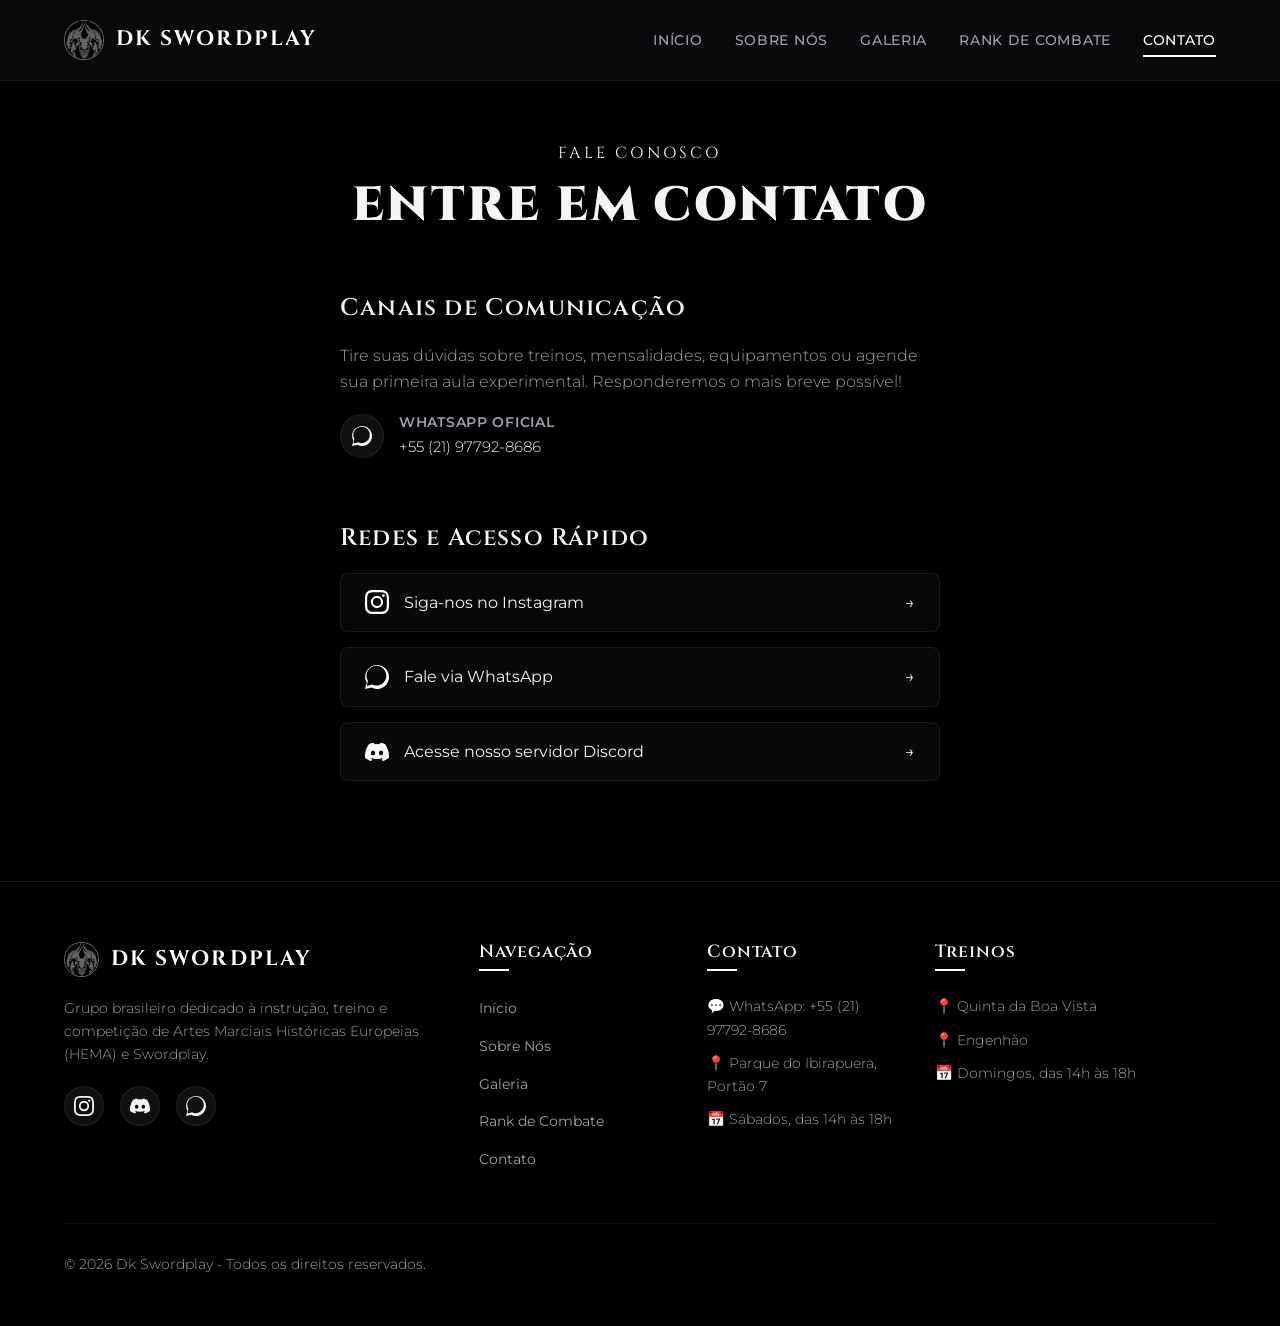
<file: contato.html>
<!DOCTYPE html>
<html lang="pt-BR">
<head>
  <meta charset="UTF-8">
  <meta name="viewport" content="width=device-width, initial-scale=1.0">
  <title>Entre em Contato - Dk Swordplay</title>
  <meta name="description" content="Mande uma mensagem para a Dk Swordplay, tire dúvidas sobre treinos de HEMA e Swordplay, ou junte-se aos nossos treinos semanais.">
  <!-- CSS Stylesheets -->
  <link rel="stylesheet" href="css/style.css">
  <link rel="stylesheet" href="css/layout.css">
  <link rel="stylesheet" href="css/components.css">
  <link rel="stylesheet" href="css/pages.css">
</head>
<body>

  <!-- HEADER / NAVEGAÇÃO -->
  <header>
    <div class="container">
      <a href="index.html" class="logo" id="headerLogo">
        <img src="assets/images/logo.png" alt="Dk Swordplay Logo">
        <span>DK SWORDPLAY</span>
      </a>
      
      <button class="menu-toggle" aria-label="Abrir Menu" id="menuToggleBtn">
        <span></span>
        <span></span>
        <span></span>
      </button>

      <ul class="nav-menu" id="navMenu">
        <li><a href="index.html" class="nav-link">Início</a></li>
        <li><a href="sobre.html" class="nav-link">Sobre Nós</a></li>
        <li><a href="galeria.html" class="nav-link">Galeria</a></li>
        <li><a href="rank-de-combate.html" class="nav-link">Rank de Combate</a></li>
        <li><a href="contato.html" class="nav-link active">Contato</a></li>
      </ul>
    </div>
  </header>

  <!-- SEÇÃO DE CONTATO -->
  <section class="section-padding" style="background: linear-gradient(180deg, #000000 0%, var(--bg-primary) 100%); padding-top: 140px; padding-bottom: 100px;">
    <div class="container">
      <div class="text-center reveal" style="margin-bottom: 60px;">
        <span class="text-gold" style="font-family: var(--font-headings); letter-spacing: 0.2em; text-transform: uppercase;">Fale Conosco</span>
        <h1 style="margin-top: 10px; font-size: 3rem;">ENTRE EM CONTATO</h1>
      </div>
      
      <div class="contact-section">
        
        <!-- Detalhes de Contato e Canais Sociais -->
        <div class="contact-info reveal">
          <h3>Canais de Comunicação</h3>
          <p>Tire suas dúvidas sobre treinos, mensalidades, equipamentos ou agende sua primeira aula experimental. Responderemos o mais breve possível!</p>
          
          <ul class="contact-details">
            <li>
              <a href="https://wa.me/5521977928686" target="_blank" style="display: flex; align-items: flex-start; gap: 15px; text-decoration: none; color: inherit; transition: var(--transition-fast);">
                <div class="contact-icon-box">
                  <svg viewBox="0 0 24 24"><path d="M.057 24l1.687-6.163c-1.041-1.804-1.588-3.849-1.587-5.946C.06 5.348 5.397.01 12.008.01c3.202.001 6.212 1.246 8.477 3.513 2.262 2.268 3.507 5.28 3.505 8.484-.004 6.657-5.34 11.997-11.953 11.997-2.005-.001-3.973-.504-5.714-1.465L0 24zm6.59-4.846c1.6.95 3.16 1.455 4.774 1.456 5.467 0 9.911-4.444 9.914-9.9 0-2.64-1.029-5.122-2.902-6.994C16.541 1.843 14.06 .815 11.424.815c-5.469 0-9.914 4.446-9.916 9.9.001 1.693.454 3.344 1.314 4.795L1.879 21.03l5.068-1.331-.3-.178z"/></svg>
                </div>
                <div class="contact-text-box">
                  <h5>WhatsApp Oficial</h5>
                  <p>+55 (21) 97792-8686</p>
                </div>
              </a>
            </li>
            <li>

            </li>
          </ul>

          <h3 style="margin-bottom: 20px;">Redes e Acesso Rápido</h3>
          <div class="social-channels">
            <!-- Instagram -->
            <a href="https://www.instagram.com/dk.swordplay?igsh=MW1sb2ZvOXhsZjdqOA==" target="_blank" class="social-channel-btn" id="channelInsta">
              <div>
                <svg viewBox="0 0 24 24"><path d="M12 2.163c3.204 0 3.584.012 4.85.07 3.252.148 4.771 1.691 4.919 4.919.058 1.265.069 1.645.069 4.849 0 3.205-.012 3.584-.069 4.849-.149 3.225-1.664 4.771-4.919 4.919-1.266.058-1.644.07-4.85.07-3.204 0-3.584-.012-4.849-.07-3.26-.149-4.771-1.699-4.919-4.92-.058-1.265-.07-1.644-.07-4.849 0-3.204.013-3.583.07-4.849.149-3.227 1.664-4.771 4.919-4.919 1.266-.057 1.645-.069 4.849-.069zM12 0C8.741 0 8.333.014 7.053.072 2.695.272.273 2.69.073 7.051.014 8.333 0 8.741 0 12c0 3.259.014 3.668.072 4.948.2 4.358 2.618 6.78 6.98 6.98 1.281.058 1.689.072 4.948.072 3.259 0 3.668-.014 4.948-.072 4.354-.2 6.782-2.618 6.979-6.98.059-1.28.073-1.689.073-4.948 0-3.259-.014-3.667-.072-4.947-.196-4.354-2.617-6.78-6.979-6.98C15.668.014 15.259 0 12 0zm0 5.838a6.162 6.162 0 1 0 0 12.324 6.162 6.162 0 0 0 0-12.324zM12 16a4 4 0 1 1 0-8 4 4 0 0 1 0 8zm6.406-11.845a1.44 1.44 0 1 0 0 2.881 1.44 1.44 0 0 0 0-2.881z"/></svg>
                <span>Siga-nos no Instagram</span>
              </div>
              <span class="arrow">&rarr;</span>
            </a>
            <!-- WhatsApp -->
            <a href="https://wa.me/5521977928686" target="_blank" class="social-channel-btn" id="channelWhats">
              <div>
                <svg viewBox="0 0 24 24"><path d="M.057 24l1.687-6.163c-1.041-1.804-1.588-3.849-1.587-5.946C.06 5.348 5.397.01 12.008.01c3.202.001 6.212 1.246 8.477 3.513 2.262 2.268 3.507 5.28 3.505 8.484-.004 6.657-5.34 11.997-11.953 11.997-2.005-.001-3.973-.504-5.714-1.465L0 24zm6.59-4.846c1.6.95 3.16 1.455 4.774 1.456 5.467 0 9.911-4.444 9.914-9.9 0-2.64-1.029-5.122-2.902-6.994C16.541 1.843 14.06 .815 11.424.815c-5.469 0-9.914 4.446-9.916 9.9.001 1.693.454 3.344 1.314 4.795L1.879 21.03l5.068-1.331-.3-.178z"/></svg>
                <span>Fale via WhatsApp</span>
              </div>
              <span class="arrow">&rarr;</span>
            </a>
            <!-- Discord -->
            <a href="https://discord.gg/kGwmUPKKw" target="_blank" class="social-channel-btn" id="channelDiscord">
              <div>
                <svg viewBox="0 0 24 24"><path d="M20.317 4.37a19.791 19.791 0 0 0-4.885-1.515.074.074 0 0 0-.079.037c-.21.375-.444.864-.608 1.25a18.27 18.27 0 0 0-5.487 0 12.64 12.64 0 0 0-.617-1.25.077.077 0 0 0-.079-.037A19.736 19.736 0 0 0 3.677 4.37a.07.07 0 0 0-.032.027C.533 9.046-.32 13.58.099 18.057a.082.082 0 0 0 .031.057 19.9 19.9 0 0 0 5.993 3.03.078.078 0 0 0 .084-.028c.462-.63.874-1.295 1.226-1.994a.076.076 0 0 0-.041-.106 13.107 13.107 0 0 1-1.873-.894.077.077 0 0 1-.008-.128c.126-.093.252-.19.372-.287a.075.075 0 0 1 .077-.011c3.92 1.793 8.18 1.793 12.061 0a.073.073 0 0 1 .078.009c.12.099.246.195.373.289a.077.077 0 0 1-.006.127 12.299 12.299 0 0 1-1.873.894.077.077 0 0 0-.041.107c.36.698.772 1.362 1.225 1.993a.076.076 0 0 0 .084.028 19.839 19.839 0 0 0 6.002-3.03.077.077 0 0 0 .032-.054c.5-5.177-.838-9.674-3.549-13.66a.061.061 0 0 0-.031-.03zM8.02 15.33c-1.183 0-2.157-1.085-2.157-2.419 0-1.333.956-2.419 2.156-2.419 1.21 0 2.176 1.096 2.157 2.42 0 1.333-.956 2.418-2.156 2.418zm7.975 0c-1.183 0-2.157-1.085-2.157-2.419 0-1.333.955-2.419 2.156-2.419 1.21 0 2.176 1.096 2.157 2.42 0 1.333-.946 2.418-2.156 2.418z"/></svg>
                <span>Acesse nosso servidor Discord</span>
              </div>
              <span class="arrow">&rarr;</span>
            </a>
          </div>
        </div>

      </div>
    </div>
  </section>

  <!-- RODAPÉ -->
  <footer>
    <div class="container">
      <div class="footer-grid">
        <div class="footer-col">
          <a href="index.html" class="logo" style="margin-bottom: 20px;" id="footerLogo">
            <img src="assets/images/logo.png" alt="Dk Swordplay Logo">
            <span>DK SWORDPLAY</span>
          </a>
          <p>Grupo brasileiro dedicado à instrução, treino e competição de Artes Marciais Históricas Europeias (HEMA) e Swordplay.</p>
          <div class="social-icons">
            <a href="https://www.instagram.com/dk.swordplay?igsh=MW1sb2ZvOXhsZjdqOA==" target="_blank" class="social-icon" aria-label="Instagram" id="socialInsta">
              <svg viewBox="0 0 24 24"><path d="M12 2.163c3.204 0 3.584.012 4.85.07 3.252.148 4.771 1.691 4.919 4.919.058 1.265.069 1.645.069 4.849 0 3.205-.012 3.584-.069 4.849-.149 3.225-1.664 4.771-4.919 4.919-1.266.058-1.644.07-4.85.07-3.204 0-3.584-.012-4.849-.07-3.26-.149-4.771-1.699-4.919-4.92-.058-1.265-.07-1.644-.07-4.849 0-3.204.013-3.583.07-4.849.149-3.227 1.664-4.771 4.919-4.919 1.266-.057 1.645-.069 4.849-.069zM12 0C8.741 0 8.333.014 7.053.072 2.695.272.273 2.69.073 7.051.014 8.333 0 8.741 0 12c0 3.259.014 3.668.072 4.948.2 4.358 2.618 6.78 6.98 6.98 1.281.058 1.689.072 4.948.072 3.259 0 3.668-.014 4.948-.072 4.354-.2 6.782-2.618 6.979-6.98.059-1.28.073-1.689.073-4.948 0-3.259-.014-3.667-.072-4.947-.196-4.354-2.617-6.78-6.979-6.98C15.668.014 15.259 0 12 0zm0 5.838a6.162 6.162 0 1 0 0 12.324 6.162 6.162 0 0 0 0-12.324zM12 16a4 4 0 1 1 0-8 4 4 0 0 1 0 8zm6.406-11.845a1.44 1.44 0 1 0 0 2.881 1.44 1.44 0 0 0 0-2.881z"/></svg>
            </a>
            <a href="https://discord.gg/kGwmUPKKw" target="_blank" class="social-icon" aria-label="Discord" id="socialDiscord">
              <svg viewBox="0 0 24 24"><path d="M20.317 4.37a19.791 19.791 0 0 0-4.885-1.515.074.074 0 0 0-.079.037c-.21.375-.444.864-.608 1.25a18.27 18.27 0 0 0-5.487 0 12.64 12.64 0 0 0-.617-1.25.077.077 0 0 0-.079-.037A19.736 19.736 0 0 0 3.677 4.37a.07.07 0 0 0-.032.027C.533 9.046-.32 13.58.099 18.057a.082.082 0 0 0 .031.057 19.9 19.9 0 0 0 5.993 3.03.078.078 0 0 0 .084-.028c.462-.63.874-1.295 1.226-1.994a.076.076 0 0 0-.041-.106 13.107 13.107 0 0 1-1.873-.894.077.077 0 0 1-.008-.128c.126-.093.252-.19.372-.287a.075.075 0 0 1 .077-.011c3.92 1.793 8.18 1.793 12.061 0a.073.073 0 0 1 .078.009c.12.099.246.195.373.289a.077.077 0 0 1-.006.127 12.299 12.299 0 0 1-1.873.894.077.077 0 0 0-.041.107c.36.698.772 1.362 1.225 1.993a.076.076 0 0 0 .084.028 19.839 19.839 0 0 0 6.002-3.03.077.077 0 0 0 .032-.054c.5-5.177-.838-9.674-3.549-13.66a.061.061 0 0 0-.031-.03zM8.02 15.33c-1.183 0-2.157-1.085-2.157-2.419 0-1.333.956-2.419 2.156-2.419 1.21 0 2.176 1.096 2.157 2.42 0 1.333-.956 2.418-2.156 2.418zm7.975 0c-1.183 0-2.157-1.085-2.157-2.419 0-1.333.955-2.419 2.156-2.419 1.21 0 2.176 1.096 2.157 2.42 0 1.333-.946 2.418-2.156 2.418z"/></svg>
            </a>
            <a href="https://wa.me/5521977928686" target="_blank" class="social-icon" aria-label="WhatsApp" id="socialWhatsapp">
              <svg viewBox="0 0 24 24"><path d="M.057 24l1.687-6.163c-1.041-1.804-1.588-3.849-1.587-5.946C.06 5.348 5.397.01 12.008.01c3.202.001 6.212 1.246 8.477 3.513 2.262 2.268 3.507 5.28 3.505 8.484-.004 6.657-5.34 11.997-11.953 11.997-2.005-.001-3.973-.504-5.714-1.465L0 24zm6.59-4.846c1.6.95 3.16 1.455 4.774 1.456 5.467 0 9.911-4.444 9.914-9.9 0-2.64-1.029-5.122-2.902-6.994C16.541 1.843 14.06 .815 11.424.815c-5.469 0-9.914 4.446-9.916 9.9.001 1.693.454 3.344 1.314 4.795L1.879 21.03l5.068-1.331-.3-.178z"/></svg>
            </a>
          </div>
        </div>
        
        <div class="footer-col">
          <h4>Navegação</h4>
          <ul class="footer-links">
            <li><a href="index.html" id="footLinkHome">Início</a></li>
            <li><a href="sobre.html" id="footLinkAbout">Sobre Nós</a></li>
            <li><a href="galeria.html" id="footLinkGallery">Galeria</a></li>
            <li><a href="rank-de-combate.html" id="footLinkRank">Rank de Combate</a></li>
            <li><a href="contato.html" id="footLinkContact">Contato</a></li>
          </ul>
        </div>
        
        <div class="footer-col">
          <h4>Contato</h4>
          <p style="margin-bottom: 10px;"><a href="https://wa.me/5521977928686" target="_blank" style="text-decoration: none; color: inherit; transition: var(--transition-fast);">💬 WhatsApp: +55 (21) 97792-8686</a></p>
          <p style="margin-bottom: 10px;">📍 Parque do Ibirapuera, Portão 7</p>
          <p>📅 Sábados, das 14h às 18h</p>
        </div>
        
        <div class="footer-col">
          <h4>Treinos</h4>
          <p style="margin-bottom: 10px;">📍 Quinta da Boa Vista</p>
          <p style="margin-bottom: 10px;">📍 Engenhão</p>
          <p>📅 Domingos, das 14h às 18h</p>
        </div>
      </div>
      
      <div class="footer-bottom">
        <p>&copy; 2026 Dk Swordplay - Todos os direitos reservados.</p>
      </div>
    </div>
  </footer>

  <!-- Scripts -->
  <script src="js/main.js"></script>
  <script src="js/contato.js"></script>
</body>
</html>
</file>
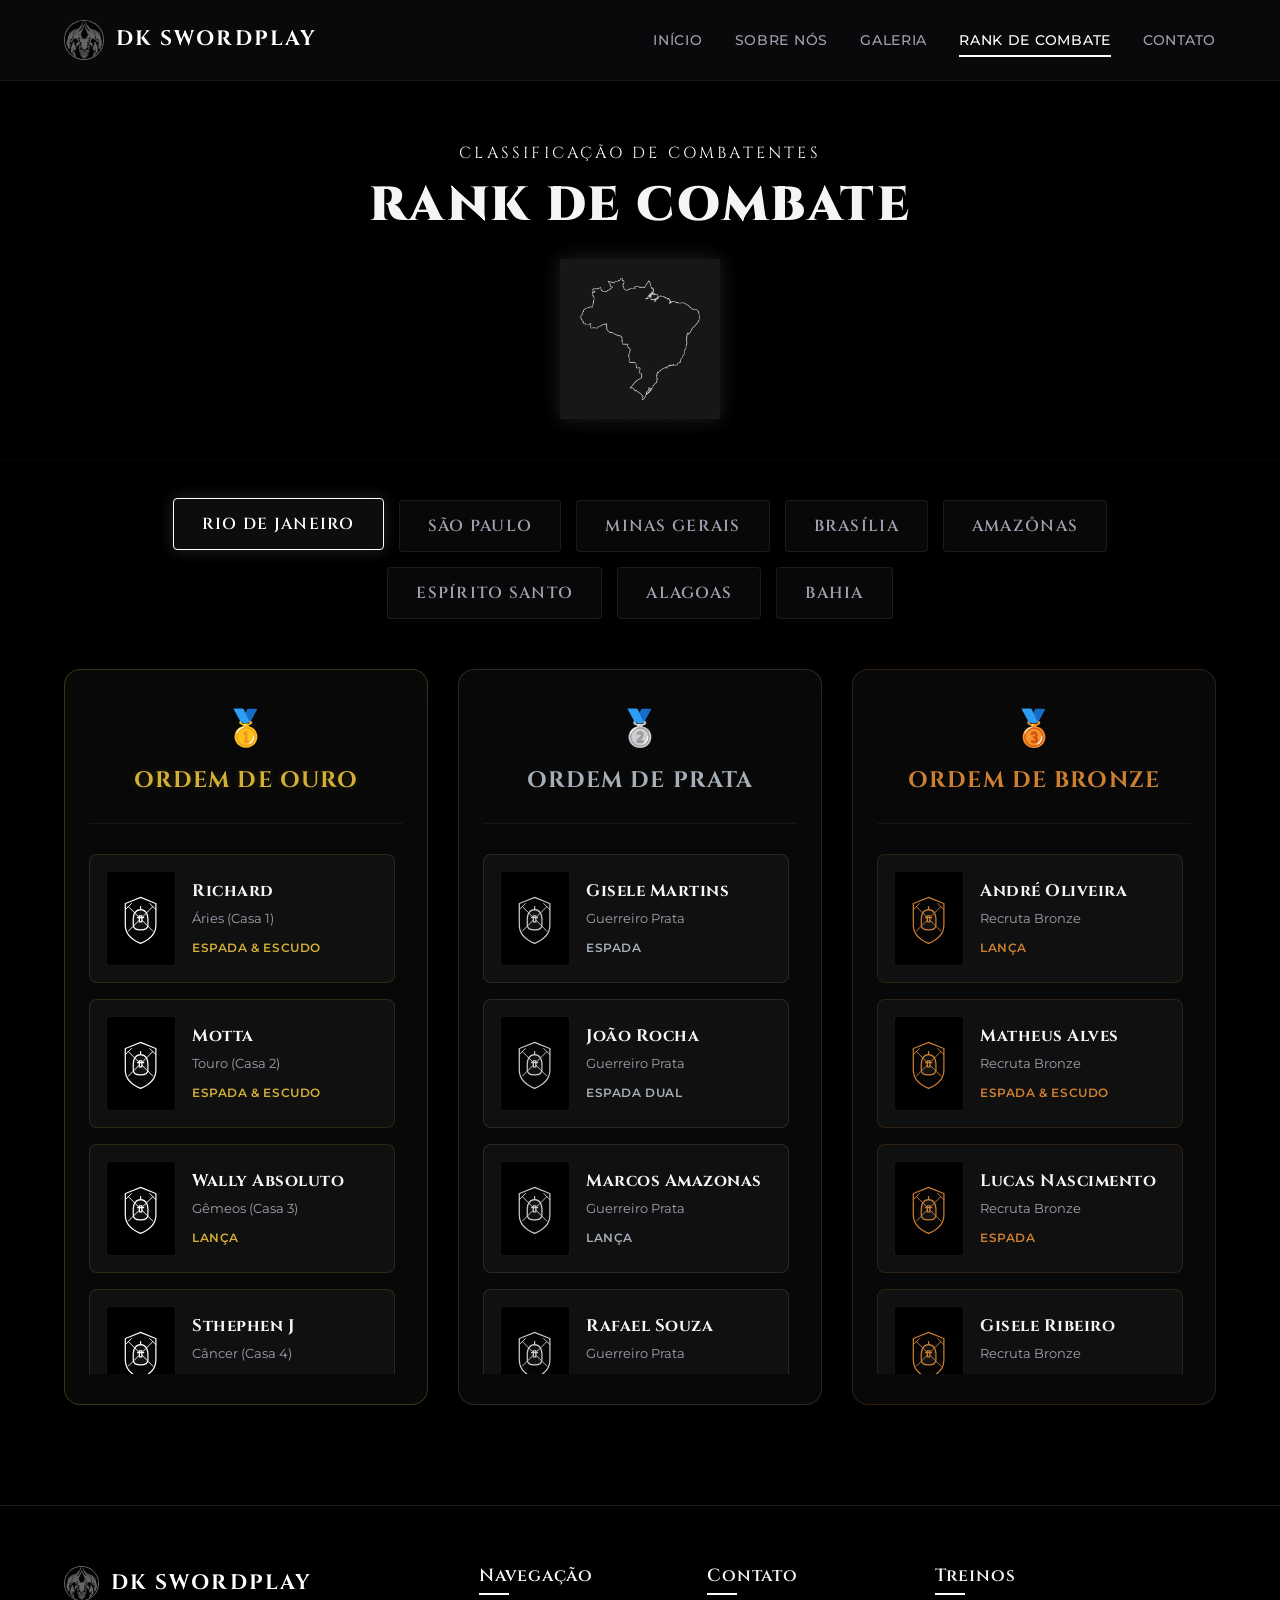
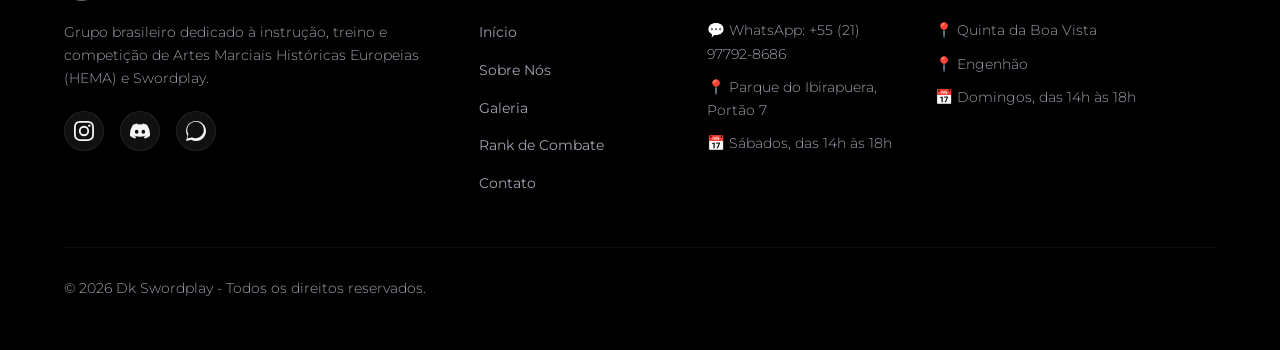
<file: rank-de-combate.html>
<!DOCTYPE html>
<html lang="pt-BR">
<head>
  <meta charset="UTF-8">
  <meta name="viewport" content="width=device-width, initial-scale=1.0">
  <title>Rank de Combate - Dk Swordplay</title>
  <meta name="description" content="Confira o ranking dos guerreiros do Dk Swordplay divididos em Ordem de Ouro (Zodíaco), Ordem de Prata e Ordem de Bronze por todo o Brasil.">
  <!-- CSS Stylesheets -->
  <link rel="stylesheet" href="css/style.css">
  <link rel="stylesheet" href="css/layout.css">
  <link rel="stylesheet" href="css/components.css">
  <link rel="stylesheet" href="css/pages.css">
</head>
<body>

  <!-- HEADER / NAVEGAÇÃO -->
  <header>
    <div class="container">
      <a href="index.html" class="logo" id="headerLogo">
        <img src="assets/images/logo.png" alt="Dk Swordplay Logo">
        <span>DK SWORDPLAY</span>
      </a>
      
      <button class="menu-toggle" aria-label="Abrir Menu" id="menuToggleBtn">
        <span></span>
        <span></span>
        <span></span>
      </button>

      <ul class="nav-menu" id="navMenu">
        <li><a href="index.html" class="nav-link">Início</a></li>
        <li><a href="sobre.html" class="nav-link">Sobre Nós</a></li>
        <li><a href="galeria.html" class="nav-link">Galeria</a></li>
        <li><a href="rank-de-combate.html" class="nav-link active">Rank de Combate</a></li>
        <li><a href="contato.html" class="nav-link">Contato</a></li>
      </ul>
    </div>
  </header>

  <!-- BANNER SIMPLES DE PÁGINA -->
  <section class="section-padding" style="background: linear-gradient(180deg, #000000 0%, var(--bg-primary) 100%); padding-top: 140px; padding-bottom: 40px; border-bottom: 1px solid rgba(255,255,255,0.03);">
    <div class="container text-center reveal">
      <span class="text-gold" style="font-family: var(--font-headings); letter-spacing: 0.2em; text-transform: uppercase;">Classificação de Combatentes</span>
      <h1 style="margin-top: 10px; font-size: 3rem; margin-bottom: 20px;">RANK DE COMBATE</h1>
      <div style="display: flex; justify-content: center; align-items: center; margin-top: 25px;">
        <img src="assets/images/mapa_brasil.png" alt="Mapa do Brasil - Contorno Branco" style="max-width: 160px; height: auto; opacity: 0.85; filter: drop-shadow(0 0 10px rgba(255, 255, 255, 0.15));">
      </div>
    </div>
  </section>

  <!-- SEÇÃO PRINCIPAL DE ABAS E GRID -->
  <section class="section-padding" style="padding-top: 40px;">
    <div class="container">

      <!-- Abas de Estados (Pills) -->
      <div class="state-tabs-container reveal">
        <button class="state-tab active" data-state="rj">Rio de Janeiro</button>
        <button class="state-tab" data-state="sp">São Paulo</button>
        <button class="state-tab" data-state="mg">Minas Gerais</button>
        <button class="state-tab" data-state="df">Brasília</button>
        <button class="state-tab" data-state="am">Amazônas</button>
        <button class="state-tab" data-state="es">Espírito Santo</button>
        <button class="state-tab" data-state="al">Alagoas</button>
        <button class="state-tab" data-state="ba">Bahia</button>
      </div>

      <!-- Símbolo de Combate SVG Comum para reutilizar nas Figurinhas -->
      <svg style="display: none;">
        <g id="sticker-avatar-svg">
          <path d="M50 15 L75 25 V60 Q75 80 50 90 Q25 80 25 60 V25 Z" fill="rgba(255, 255, 255, 0.02)" stroke="currentColor" stroke-width="2"/>
          <path d="M30 70 L70 30 M65 25 L75 35" stroke="currentColor" stroke-width="1.5" stroke-linecap="round"/>
          <path d="M70 70 L30 30 M35 25 L25 35" stroke="currentColor" stroke-width="1.5" stroke-linecap="round"/>
          <path d="M50 35 C42 35 38 42 38 50 V60 C38 65 42 68 50 68 C58 68 62 65 62 60 V50 C62 42 58 35 50 35 Z" fill="rgba(255, 255, 255, 0.05)" stroke="currentColor" stroke-width="2"/>
          <path d="M48 45 H52 V55 H48 Z M45 48 H55 M50 35 V30" stroke="currentColor" stroke-width="2" stroke-linecap="round"/>
        </g>
      </svg>

      <!-- Área de Conteúdo das Abas (Preenchido dinamicamente pelo js/rank.js) -->
      <div class="reveal">
        
        <!-- ================= SÃO PAULO (SP) ================= -->
        <div class="state-content" data-state="sp" style="display: none;">
          <div class="divisions-container">
            <div class="division-column division-gold">
              <div class="division-header">
                <span class="badge">🥇</span>
                <h3>Ordem de Ouro</h3>
              </div>
              <div class="stickers-list" id="sp-gold-list"></div>
            </div>
            <div class="division-column division-silver">
              <div class="division-header">
                <span class="badge">🥈</span>
                <h3>Ordem de Prata</h3>
              </div>
              <div class="stickers-list" id="sp-silver-list"></div>
            </div>
            <div class="division-column division-bronze">
              <div class="division-header">
                <span class="badge">🥉</span>
                <h3>Ordem de Bronze</h3>
              </div>
              <div class="stickers-list" id="sp-bronze-list"></div>
            </div>
          </div>
        </div>

        <!-- ================= RIO DE JANEIRO (RJ) ================= -->
        <div class="state-content active" data-state="rj">
          <div class="divisions-container">
            <div class="division-column division-gold">
              <div class="division-header">
                <span class="badge">🥇</span>
                <h3>Ordem de Ouro</h3>
              </div>
              <div class="stickers-list" id="rj-gold-list"></div>
            </div>
            <div class="division-column division-silver">
              <div class="division-header">
                <span class="badge">🥈</span>
                <h3>Ordem de Prata</h3>
              </div>
              <div class="stickers-list" id="rj-silver-list"></div>
            </div>
            <div class="division-column division-bronze">
              <div class="division-header">
                <span class="badge">🥉</span>
                <h3>Ordem de Bronze</h3>
              </div>
              <div class="stickers-list" id="rj-bronze-list"></div>
            </div>
          </div>
        </div>

        <!-- ================= MINAS GERAIS (MG) ================= -->
        <div class="state-content" data-state="mg" style="display: none;">
          <div class="divisions-container">
            <div class="division-column division-gold">
              <div class="division-header">
                <span class="badge">🥇</span>
                <h3>Ordem de Ouro</h3>
              </div>
              <div class="stickers-list" id="mg-gold-list"></div>
            </div>
            <div class="division-column division-silver">
              <div class="division-header">
                <span class="badge">🥈</span>
                <h3>Ordem de Prata</h3>
              </div>
              <div class="stickers-list" id="mg-silver-list"></div>
            </div>
            <div class="division-column division-bronze">
              <div class="division-header">
                <span class="badge">🥉</span>
                <h3>Ordem de Bronze</h3>
              </div>
              <div class="stickers-list" id="mg-bronze-list"></div>
            </div>
          </div>
        </div>

        <!-- ================= BRASÍLIA (DF) ================= -->
        <div class="state-content" data-state="df" style="display: none;">
          <div class="divisions-container">
            <div class="division-column division-gold">
              <div class="division-header">
                <span class="badge">🥇</span>
                <h3>Ordem de Ouro</h3>
              </div>
              <div class="stickers-list" id="df-gold-list"></div>
            </div>
            <div class="division-column division-silver">
              <div class="division-header">
                <span class="badge">🥈</span>
                <h3>Ordem de Prata</h3>
              </div>
              <div class="stickers-list" id="df-silver-list"></div>
            </div>
            <div class="division-column division-bronze">
              <div class="division-header">
                <span class="badge">🥉</span>
                <h3>Ordem de Bronze</h3>
              </div>
              <div class="stickers-list" id="df-bronze-list"></div>
            </div>
          </div>
        </div>

        <!-- ================= AMAZÔNAS (AM) ================= -->
        <div class="state-content" data-state="am" style="display: none;">
          <div class="divisions-container">
            <div class="division-column division-gold">
              <div class="division-header">
                <span class="badge">🥇</span>
                <h3>Ordem de Ouro</h3>
              </div>
              <div class="stickers-list" id="am-gold-list"></div>
            </div>
            <div class="division-column division-silver">
              <div class="division-header">
                <span class="badge">🥈</span>
                <h3>Ordem de Prata</h3>
              </div>
              <div class="stickers-list" id="am-silver-list"></div>
            </div>
            <div class="division-column division-bronze">
              <div class="division-header">
                <span class="badge">🥉</span>
                <h3>Ordem de Bronze</h3>
              </div>
              <div class="stickers-list" id="am-bronze-list"></div>
            </div>
          </div>
        </div>

        <!-- ================= ESPÍRITO SANTO (ES) ================= -->
        <div class="state-content" data-state="es" style="display: none;">
          <div class="divisions-container">
            <div class="division-column division-gold">
              <div class="division-header">
                <span class="badge">🥇</span>
                <h3>Ordem de Ouro</h3>
              </div>
              <div class="stickers-list" id="es-gold-list"></div>
            </div>
            <div class="division-column division-silver">
              <div class="division-header">
                <span class="badge">🥈</span>
                <h3>Ordem de Prata</h3>
              </div>
              <div class="stickers-list" id="es-silver-list"></div>
            </div>
            <div class="division-column division-bronze">
              <div class="division-header">
                <span class="badge">🥉</span>
                <h3>Ordem de Bronze</h3>
              </div>
              <div class="stickers-list" id="es-bronze-list"></div>
            </div>
          </div>
        </div>

        <!-- ================= ALAGOAS (AL) ================= -->
        <div class="state-content" data-state="al" style="display: none;">
          <div class="divisions-container">
            <div class="division-column division-gold">
              <div class="division-header">
                <span class="badge">🥇</span>
                <h3>Ordem de Ouro</h3>
              </div>
              <div class="stickers-list" id="al-gold-list"></div>
            </div>
            <div class="division-column division-silver">
              <div class="division-header">
                <span class="badge">🥈</span>
                <h3>Ordem de Prata</h3>
              </div>
              <div class="stickers-list" id="al-silver-list"></div>
            </div>
            <div class="division-column division-bronze">
              <div class="division-header">
                <span class="badge">🥉</span>
                <h3>Ordem de Bronze</h3>
              </div>
              <div class="stickers-list" id="al-bronze-list"></div>
            </div>
          </div>
        </div>

        <!-- ================= BAHIA (BA) ================= -->
        <div class="state-content" data-state="ba" style="display: none;">
          <div class="divisions-container">
            <div class="division-column division-gold">
              <div class="division-header">
                <span class="badge">🥇</span>
                <h3>Ordem de Ouro</h3>
              </div>
              <div class="stickers-list" id="ba-gold-list"></div>
            </div>
            <div class="division-column division-silver">
              <div class="division-header">
                <span class="badge">🥈</span>
                <h3>Ordem de Prata</h3>
              </div>
              <div class="stickers-list" id="ba-silver-list"></div>
            </div>
            <div class="division-column division-bronze">
              <div class="division-header">
                <span class="badge">🥉</span>
                <h3>Ordem de Bronze</h3>
              </div>
              <div class="stickers-list" id="ba-bronze-list"></div>
            </div>
          </div>
        </div>

      </div>

    </div>
  </section>

  <!-- RODAPÉ -->
  <footer>
    <div class="container">
      <div class="footer-grid">
        <div class="footer-col">
          <a href="index.html" class="logo" style="margin-bottom: 20px;" id="footerLogo">
            <img src="assets/images/logo.png" alt="Dk Swordplay Logo">
            <span>DK SWORDPLAY</span>
          </a>
          <p>Grupo brasileiro dedicado à instrução, treino e competição de Artes Marciais Históricas Europeias (HEMA) e Swordplay.</p>
          <div class="social-icons">
            <a href="https://www.instagram.com/dk.swordplay?igsh=MW1sb2ZvOXhsZjdqOA==" target="_blank" class="social-icon" aria-label="Instagram" id="socialInsta">
              <svg viewBox="0 0 24 24"><path d="M12 2.163c3.204 0 3.584.012 4.85.07 3.252.148 4.771 1.691 4.919 4.919.058 1.265.069 1.645.069 4.849 0 3.205-.012 3.584-.069 4.849-.149 3.225-1.664 4.771-4.919 4.919-1.266.058-1.644.07-4.85.07-3.204 0-3.584-.012-4.849-.07-3.26-.149-4.771-1.699-4.919-4.92-.058-1.265-.07-1.644-.07-4.849 0-3.204.013-3.583.07-4.849.149-3.227 1.664-4.771 4.919-4.919 1.266-.057 1.645-.069 4.849-.069zM12 0C8.741 0 8.333.014 7.053.072 2.695.272.273 2.69.073 7.051.014 8.333 0 8.741 0 12c0 3.259.014 3.668.072 4.948.2 4.358 2.618 6.78 6.98 6.98 1.281.058 1.689.072 4.948.072 3.259 0 3.668-.014 4.948-.072 4.354-.2 6.782-2.618 6.979-6.98.059-1.28.073-1.689.073-4.948 0-3.259-.014-3.667-.072-4.947-.196-4.354-2.617-6.78-6.979-6.98C15.668.014 15.259 0 12 0zm0 5.838a6.162 6.162 0 1 0 0 12.324 6.162 6.162 0 0 0 0-12.324zM12 16a4 4 0 1 1 0-8 4 4 0 0 1 0 8zm6.406-11.845a1.44 1.44 0 1 0 0 2.881 1.44 1.44 0 0 0 0-2.881z"/></svg>
            </a>
            <a href="https://discord.gg/kGwmUPKKw" target="_blank" class="social-icon" aria-label="Discord" id="socialDiscord">
              <svg viewBox="0 0 24 24"><path d="M20.317 4.37a19.791 19.791 0 0 0-4.885-1.515.074.074 0 0 0-.079.037c-.21.375-.444.864-.608 1.25a18.27 18.27 0 0 0-5.487 0 12.64 12.64 0 0 0-.617-1.25.077.077 0 0 0-.079-.037A19.736 19.736 0 0 0 3.677 4.37a.07.07 0 0 0-.032.027C.533 9.046-.32 13.58.099 18.057a.082.082 0 0 0 .031.057 19.9 19.9 0 0 0 5.993 3.03.078.078 0 0 0 .084-.028c.462-.63.874-1.295 1.226-1.994a.076.076 0 0 0-.041-.106 13.107 13.107 0 0 1-1.873-.894.077.077 0 0 1-.008-.128c.126-.093.252-.19.372-.287a.075.075 0 0 1 .077-.011c3.92 1.793 8.18 1.793 12.061 0a.073.073 0 0 1 .078.009c.12.099.246.195.373.289a.077.077 0 0 1-.006.127 12.299 12.299 0 0 1-1.873.894.077.077 0 0 0-.041.107c.36.698.772 1.362 1.225 1.993a.076.076 0 0 0 .084.028 19.839 19.839 0 0 0 6.002-3.03.077.077 0 0 0 .032-.054c.5-5.177-.838-9.674-3.549-13.66a.061.061 0 0 0-.031-.03zM8.02 15.33c-1.183 0-2.157-1.085-2.157-2.419 0-1.333.956-2.419 2.156-2.419 1.21 0 2.176 1.096 2.157 2.42 0 1.333-.956 2.418-2.156 2.418zm7.975 0c-1.183 0-2.157-1.085-2.157-2.419 0-1.333.955-2.419 2.156-2.419 1.21 0 2.176 1.096 2.157 2.42 0 1.333-.946 2.418-2.156 2.418z"/></svg>
            </a>
            <a href="https://wa.me/5521977928686" target="_blank" class="social-icon" aria-label="WhatsApp" id="socialWhatsapp">
              <svg viewBox="0 0 24 24"><path d="M.057 24l1.687-6.163c-1.041-1.804-1.588-3.849-1.587-5.946C.06 5.348 5.397.01 12.008.01c3.202.001 6.212 1.246 8.477 3.513 2.262 2.268 3.507 5.28 3.505 8.484-.004 6.657-5.34 11.997-11.953 11.997-2.005-.001-3.973-.504-5.714-1.465L0 24zm6.59-4.846c1.6.95 3.16 1.455 4.774 1.456 5.467 0 9.911-4.444 9.914-9.9 0-2.64-1.029-5.122-2.902-6.994C16.541 1.843 14.06 .815 11.424.815c-5.469 0-9.914 4.446-9.916 9.9.001 1.693.454 3.344 1.314 4.795L1.879 21.03l5.068-1.331-.3-.178z"/></svg>
            </a>
          </div>
        </div>
        
        <div class="footer-col">
          <h4>Navegação</h4>
          <ul class="footer-links">
            <li><a href="index.html" id="footLinkHome">Início</a></li>
            <li><a href="sobre.html" id="footLinkAbout">Sobre Nós</a></li>
            <li><a href="galeria.html" id="footLinkGallery">Galeria</a></li>
            <li><a href="rank-de-combate.html" id="footLinkRank">Rank de Combate</a></li>
            <li><a href="contato.html" id="footLinkContact">Contato</a></li>
          </ul>
        </div>     
        <div class="footer-col">
          <h4>Contato</h4>
          <p style="margin-bottom: 10px;"><a href="https://wa.me/5521977928686" target="_blank" style="text-decoration: none; color: inherit; transition: var(--transition-fast);">💬 WhatsApp: +55 (21) 97792-8686</a></p>
          <p style="margin-bottom: 10px;">📍 Parque do Ibirapuera, Portão 7</p>
          <p>📅 Sábados, das 14h às 18h</p>
        </div>
        
        <div class="footer-col">
          <h4>Treinos</h4>
          <p style="margin-bottom: 10px;">📍 Quinta da Boa Vista</p>
          <p style="margin-bottom: 10px;">📍 Engenhão</p>
          <p>📅 Domingos, das 14h às 18h</p>
        </div>
      </div>
      
      <div class="footer-bottom">
        <p>&copy; 2026 Dk Swordplay - Todos os direitos reservados.</p>
      </div>
    </div>
  </footer>

  <!-- Scripts -->
  <script src="js/main.js"></script>
  <script src="js/rank.js"></script>
</body>
</html>
</file>
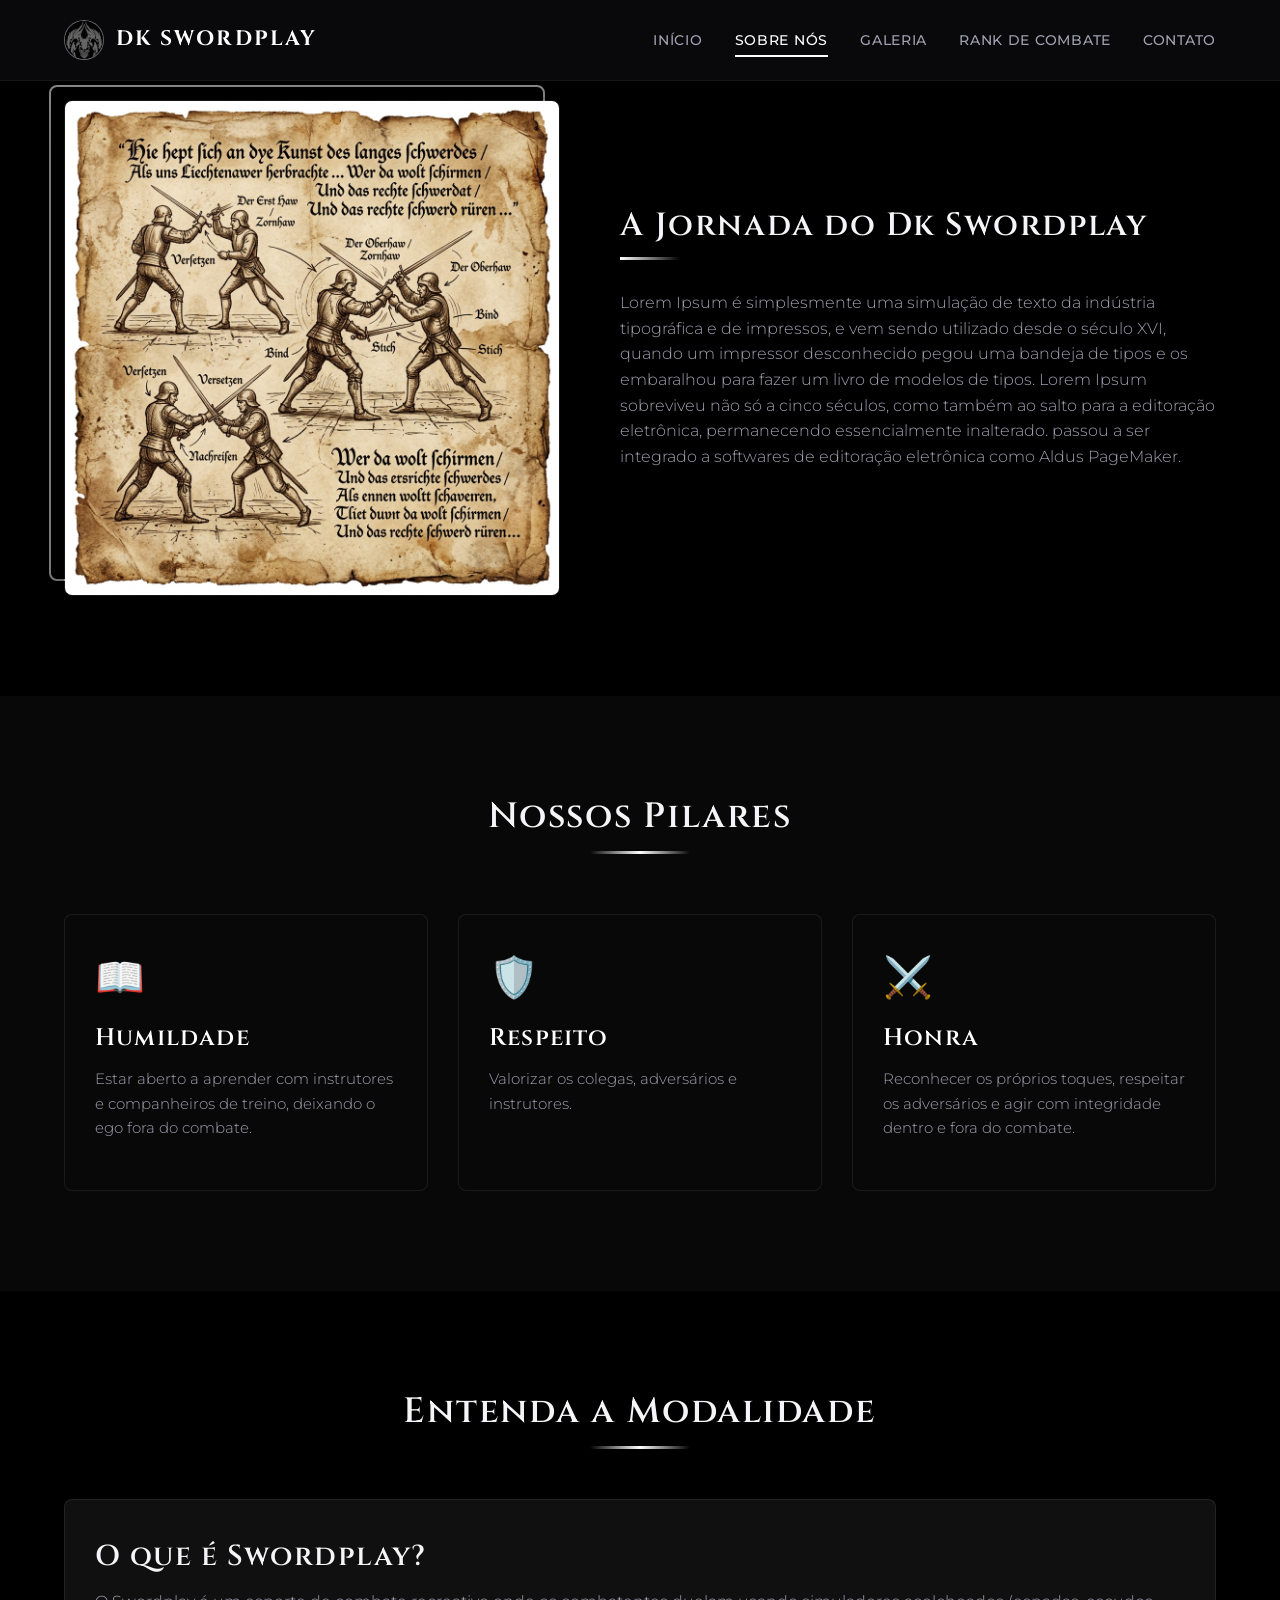
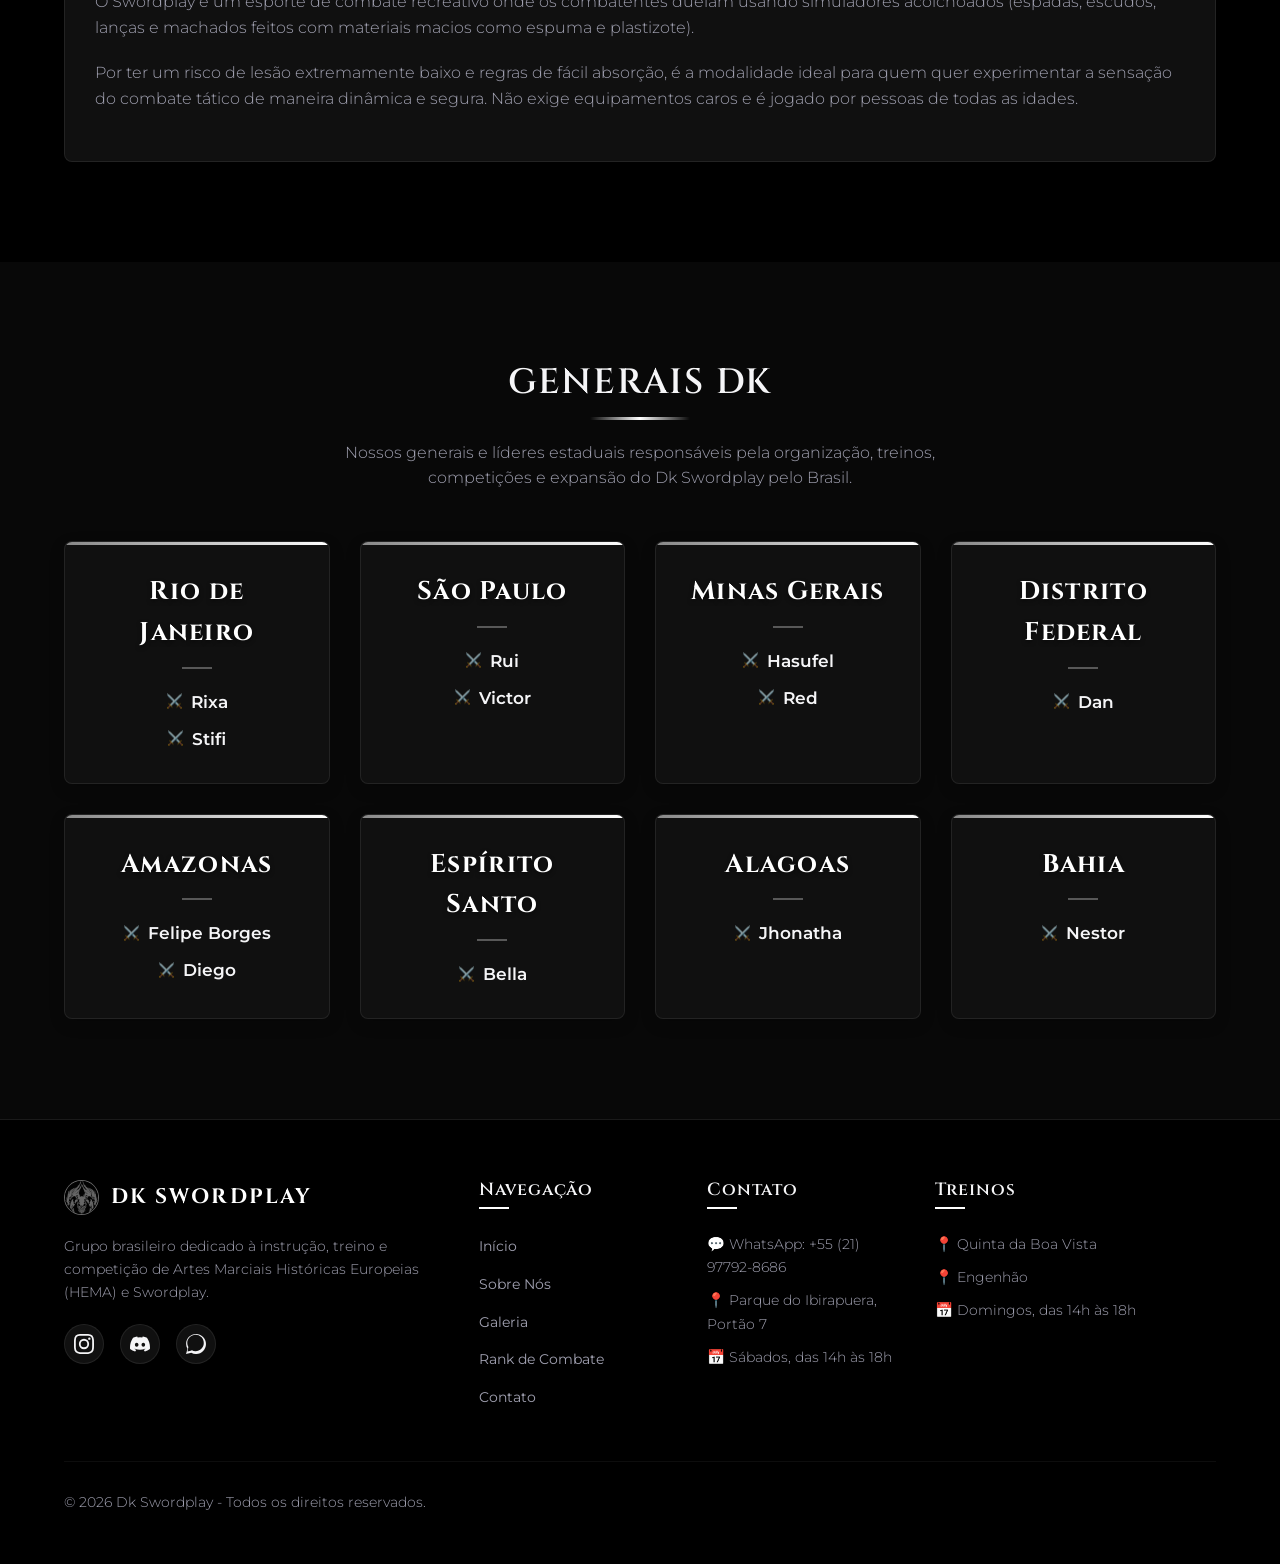
<file: sobre.html>
<!DOCTYPE html>
<html lang="pt-BR">
<head>
  <meta charset="UTF-8">
  <meta name="viewport" content="width=device-width, initial-scale=1.0">
  <title>Sobre Nós - Dk Swordplay</title>
  <meta name="description" content="Saiba mais sobre a Dk Swordplay, nossa missão, valores e o estudo das Artes Marciais Históricas Europeias (HEMA) e Swordplay no Brasil.">
  <!-- CSS Stylesheets -->
  <link rel="stylesheet" href="css/style.css">
  <link rel="stylesheet" href="css/layout.css">
  <link rel="stylesheet" href="css/components.css">
  <link rel="stylesheet" href="css/pages.css">
</head>
<body>

  <!-- HEADER / NAVEGAÇÃO -->
  <header>
    <div class="container">
      <a href="index.html" class="logo" id="headerLogo">
        <img src="assets/images/logo.png" alt="Dk Swordplay Logo">
        <span>DK SWORDPLAY</span>
      </a>
      
      <button class="menu-toggle" aria-label="Abrir Menu" id="menuToggleBtn">
        <span></span>
        <span></span>
        <span></span>
      </button>

      <ul class="nav-menu" id="navMenu">
        <li><a href="index.html" class="nav-link">Início</a></li>
        <li><a href="sobre.html" class="nav-link active">Sobre Nós</a></li>
        <li><a href="galeria.html" class="nav-link">Galeria</a></li>
        <li><a href="rank-de-combate.html" class="nav-link">Rank de Combate</a></li>
        <li><a href="contato.html" class="nav-link">Contato</a></li>
      </ul>
    </div>
  </header>

  <!-- BANNER SIMPLES DE PÁGINA -->
 

  <!-- SEÇÃO DE HISTÓRIA -->
  <section class="section-padding">
    <div class="container">
      <div class="history-section">
        <div class="history-img-wrapper reveal-left">
          <img src="assets/images/hema_history.png" alt="Desenho e Tratado Histórico de HEMA" class="history-img">
        </div>
        <div class="reveal-right">
          <h2 style="font-size: 2rem;">A Jornada do Dk Swordplay</h2>
          <p>
           Lorem Ipsum é simplesmente uma simulação de texto da indústria tipográfica e de impressos, e vem sendo utilizado desde o século XVI,
            quando um impressor desconhecido pegou uma bandeja de tipos e os embaralhou para fazer um livro de modelos de tipos. Lorem Ipsum 
            sobreviveu não só a cinco séculos, como também ao salto para a editoração eletrônica, permanecendo essencialmente inalterado.
             passou a ser integrado a softwares de editoração eletrônica como Aldus PageMaker.
          </p>
        </div>
      </div>
    </div>
  </section>

  <!-- MISSÃO, VISÃO E VALORES (NOSSOS PILARES) -->
  <section class="section-padding bg-secondary">
    <div class="container">
      <h2 class="text-center" style="margin-bottom: 50px;">Nossos Pilares</h2>
      <div class="mission-vision-values">
        <!-- Humildade -->
        <div class="card reveal" style="transition-delay: 0.1s;">
          <div style="font-size: 2.5rem; margin-bottom: 15px;">📖</div>
          <h3 class="text-gold">Humildade</h3>
          <p style="font-size: 0.95rem;">Estar aberto a aprender com instrutores e companheiros de treino, deixando o ego fora do combate.</p>
        </div>
        <!-- Respeito -->
        <div class="card reveal" style="transition-delay: 0.2s;">
          <div style="font-size: 2.5rem; margin-bottom: 15px;">🛡️</div>
          <h3 class="text-gold">Respeito</h3>
          <p style="font-size: 0.95rem;">Valorizar os colegas, adversários e instrutores.</p>
        </div>
        <!-- Honra -->
        <div class="card reveal" style="transition-delay: 0.3s;">
          <div style="font-size: 2.5rem; margin-bottom: 15px;">⚔️</div>
          <h3 class="text-gold">Honra</h3>
          <p style="font-size: 0.95rem;">Reconhecer os próprios toques, respeitar os adversários e agir com integridade dentro e fora do combate.</p>
        </div>
      </div>
    </div>
  </section>

  <!-- O QUE É SWORDPLAY E HEMA -->
  <section class="section-padding">
    <div class="container">
      <h2 class="text-center" style="margin-bottom: 50px;">Entenda a Modalidade</h2>
      
      <div class="grid-5">
        <div class="card reveal-left" style="background-color: var(--bg-tertiary);">
          <h3 style="font-size: 1.8rem; margin-top: 10px;">O que é Swordplay?</h3>
          <p>
            O Swordplay é um esporte de combate recreativo onde os combatentes duelam usando simuladores acolchoados (espadas, escudos, lanças e machados feitos com materiais macios como espuma e plastizote).
          </p>
          <p>
            Por ter um risco de lesão extremamente baixo e regras de fácil absorção, é a modalidade ideal para quem quer experimentar a sensação do combate tático de maneira dinâmica e segura. Não exige equipamentos caros e é jogado por pessoas de todas as idades.
          </p>
        </div>
  </section>

  <!-- SEÇÃO GENERAIS DK -->
  <section class="section-padding bg-secondary">
    <div class="container">
      <h2 class="text-center" style="margin-bottom: 20px;">GENERAIS DK</h2>
      <p class="text-center text-muted" style="max-width: 600px; margin: 0 auto 50px auto;">
        Nossos generais e líderes estaduais responsáveis pela organização, treinos, competições e expansão do Dk Swordplay pelo Brasil.
      </p>
      
      <div class="generais-grid reveal">
        <!-- RJ -->
        <div class="general-card">
          <div class="general-state">Rio de Janeiro</div>
          <ul class="general-names">
            <li>Rixa</li>
            <li>Stifi</li>
          </ul>
        </div>

        <!-- SP -->
        <div class="general-card">
          <div class="general-state">São Paulo</div>
          <ul class="general-names">
            <li>Rui</li>
            <li>Victor</li>
          </ul>
        </div>
        
        <!-- MG -->
        <div class="general-card">
          <div class="general-state">Minas Gerais</div>
          <ul class="general-names">
            <li>Hasufel</li>
            <li>Red</li>
          </ul>
        </div>
        
        <!-- DF -->
        <div class="general-card">
          <div class="general-state">Distrito Federal</div>
          <ul class="general-names">
            <li>Dan</li>
          </ul>
        </div>
        
        <!-- AM -->
        <div class="general-card">
          <div class="general-state">Amazonas</div>
          <ul class="general-names">
            <li>Felipe Borges</li>
            <li>Diego</li>
          </ul>
        </div>
        
        <!-- ES -->
        <div class="general-card">
          <div class="general-state">Espírito Santo</div>
          <ul class="general-names">
            <li>Bella</li>
          </ul>
        </div>
        
        <!-- AL -->
        <div class="general-card">
          <div class="general-state">Alagoas</div>
          <ul class="general-names">
            <li>Jhonatha</li>
          </ul>
        </div>
        
        <!-- BA -->
        <div class="general-card">
          <div class="general-state">Bahia</div>
          <ul class="general-names">
            <li>Nestor</li>
          </ul>
        </div>
      </div>
    </div>
  </section>

  <!-- RODAPÉ -->
  <footer>
    <div class="container">
      <div class="footer-grid">
        <div class="footer-col">
          <a href="index.html" class="logo" style="margin-bottom: 20px;" id="footerLogo">
            <img src="assets/images/logo.png" alt="Dk Swordplay Logo">
            <span>DK SWORDPLAY</span>
          </a>
          <p>Grupo brasileiro dedicado à instrução, treino e competição de Artes Marciais Históricas Europeias (HEMA) e Swordplay.</p>
          <div class="social-icons">
            <a href="https://www.instagram.com/dk.swordplay?igsh=MW1sb2ZvOXhsZjdqOA==" target="_blank" class="social-icon" aria-label="Instagram" id="socialInsta">
              <svg viewBox="0 0 24 24"><path d="M12 2.163c3.204 0 3.584.012 4.85.07 3.252.148 4.771 1.691 4.919 4.919.058 1.265.069 1.645.069 4.849 0 3.205-.012 3.584-.069 4.849-.149 3.225-1.664 4.771-4.919 4.919-1.266.058-1.644.07-4.85.07-3.204 0-3.584-.012-4.849-.07-3.26-.149-4.771-1.699-4.919-4.92-.058-1.265-.07-1.644-.07-4.849 0-3.204.013-3.583.07-4.849.149-3.227 1.664-4.771 4.919-4.919 1.266-.057 1.645-.069 4.849-.069zM12 0C8.741 0 8.333.014 7.053.072 2.695.272.273 2.69.073 7.051.014 8.333 0 8.741 0 12c0 3.259.014 3.668.072 4.948.2 4.358 2.618 6.78 6.98 6.98 1.281.058 1.689.072 4.948.072 3.259 0 3.668-.014 4.948-.072 4.354-.2 6.782-2.618 6.979-6.98.059-1.28.073-1.689.073-4.948 0-3.259-.014-3.667-.072-4.947-.196-4.354-2.617-6.78-6.979-6.98C15.668.014 15.259 0 12 0zm0 5.838a6.162 6.162 0 1 0 0 12.324 6.162 6.162 0 0 0 0-12.324zM12 16a4 4 0 1 1 0-8 4 4 0 0 1 0 8zm6.406-11.845a1.44 1.44 0 1 0 0 2.881 1.44 1.44 0 0 0 0-2.881z"/></svg>
            </a>
            <a href="https://discord.gg/kGwmUPKKw" target="_blank" class="social-icon" aria-label="Discord" id="socialDiscord">
              <svg viewBox="0 0 24 24"><path d="M20.317 4.37a19.791 19.791 0 0 0-4.885-1.515.074.074 0 0 0-.079.037c-.21.375-.444.864-.608 1.25a18.27 18.27 0 0 0-5.487 0 12.64 12.64 0 0 0-.617-1.25.077.077 0 0 0-.079-.037A19.736 19.736 0 0 0 3.677 4.37a.07.07 0 0 0-.032.027C.533 9.046-.32 13.58.099 18.057a.082.082 0 0 0 .031.057 19.9 19.9 0 0 0 5.993 3.03.078.078 0 0 0 .084-.028c.462-.63.874-1.295 1.226-1.994a.076.076 0 0 0-.041-.106 13.107 13.107 0 0 1-1.873-.894.077.077 0 0 1-.008-.128c.126-.093.252-.19.372-.287a.075.075 0 0 1 .077-.011c3.92 1.793 8.18 1.793 12.061 0a.073.073 0 0 1 .078.009c.12.099.246.195.373.289a.077.077 0 0 1-.006.127 12.299 12.299 0 0 1-1.873.894.077.077 0 0 0-.041.107c.36.698.772 1.362 1.225 1.993a.076.076 0 0 0 .084.028 19.839 19.839 0 0 0 6.002-3.03.077.077 0 0 0 .032-.054c.5-5.177-.838-9.674-3.549-13.66a.061.061 0 0 0-.031-.03zM8.02 15.33c-1.183 0-2.157-1.085-2.157-2.419 0-1.333.956-2.419 2.156-2.419 1.21 0 2.176 1.096 2.157 2.42 0 1.333-.956 2.418-2.156 2.418zm7.975 0c-1.183 0-2.157-1.085-2.157-2.419 0-1.333.955-2.419 2.156-2.419 1.21 0 2.176 1.096 2.157 2.42 0 1.333-.946 2.418-2.156 2.418z"/></svg>
            </a>
            <a href="https://wa.me/5521977928686" target="_blank" class="social-icon" aria-label="WhatsApp" id="socialWhatsapp">
              <svg viewBox="0 0 24 24"><path d="M.057 24l1.687-6.163c-1.041-1.804-1.588-3.849-1.587-5.946C.06 5.348 5.397.01 12.008.01c3.202.001 6.212 1.246 8.477 3.513 2.262 2.268 3.507 5.28 3.505 8.484-.004 6.657-5.34 11.997-11.953 11.997-2.005-.001-3.973-.504-5.714-1.465L0 24zm6.59-4.846c1.6.95 3.16 1.455 4.774 1.456 5.467 0 9.911-4.444 9.914-9.9 0-2.64-1.029-5.122-2.902-6.994C16.541 1.843 14.06 .815 11.424.815c-5.469 0-9.914 4.446-9.916 9.9.001 1.693.454 3.344 1.314 4.795L1.879 21.03l5.068-1.331-.3-.178z"/></svg>
            </a>
          </div>
        </div>
        
        <div class="footer-col">
          <h4>Navegação</h4>
          <ul class="footer-links">
            <li><a href="index.html" id="footLinkHome">Início</a></li>
            <li><a href="sobre.html" id="footLinkAbout">Sobre Nós</a></li>
            <li><a href="galeria.html" id="footLinkGallery">Galeria</a></li>
            <li><a href="rank-de-combate.html" id="footLinkRank">Rank de Combate</a></li>
            <li><a href="contato.html" id="footLinkContact">Contato</a></li>
          </ul>
        </div>
        
        <div class="footer-col">
          <h4>Contato</h4>
          <p style="margin-bottom: 10px;"><a href="https://wa.me/5521977928686" target="_blank" style="text-decoration: none; color: inherit; transition: var(--transition-fast);">💬 WhatsApp: +55 (21) 97792-8686</a></p>
          <p style="margin-bottom: 10px;">📍 Parque do Ibirapuera, Portão 7</p>
          <p>📅 Sábados, das 14h às 18h</p>
        </div>
        
        <div class="footer-col">
          <h4>Treinos</h4>
          <p style="margin-bottom: 10px;">📍 Quinta da Boa Vista</p>
          <p style="margin-bottom: 10px;">📍 Engenhão</p>
          <p>📅 Domingos, das 14h às 18h</p>
        </div>
      </div>
      
      <div class="footer-bottom">
        <p>&copy; 2026 Dk Swordplay - Todos os direitos reservados.</p>
      </div>
    </div>
  </footer>

  <!-- Scripts -->
  <script src="js/main.js"></script>
</body>
</html>
</file>
<file: css/style.css>
/* Importação de fontes premium */
@import url('https://fonts.googleapis.com/css2?family=Cinzel:wght@400;600;700;900&family=Montserrat:wght@300;400;500;600;700&display=swap');

/* Design System - Variáveis de Estilo */
:root {
  /* Cores */
  --bg-primary: #000000;       /* Fundo ultra escuro */
  --bg-secondary: #080808;     /* Fundo secundário das seções */
  --bg-tertiary: #101010;      /* Fundo de cards/elementos isolados */
  
  --color-gold: #ffffff;       /* Ouro envelhecido principal */
  --color-gold-hover: #eaeaea; /* Ouro brilhante */
  --color-gold-muted: #888888; /* Ouro escurecido/bronze */
  --color-silver: #cccccc;     /* Prata */
  --color-silver-dark: #666666;/* Prata fosca */
  
  --text-primary: #f5f5f7;     /* Branco suave */
  --text-secondary: #a0a0b0;   /* Cinza suave para descrições */
  --text-muted: #6e6e7d;       /* Cinza escuro para legendas/detalhes */
  
  --accent-red: #8b0000;       /* Vermelho sangue para detalhes de combate/perigo */
  --accent-red-glow: rgba(139, 0, 0, 0.4);
  
  /* Fontes */
  --font-headings: 'Cinzel', serif;
  --font-body: 'Montserrat', sans-serif;
  
  /* Bordas & Sombras */
  --border-gold: 1px solid rgba(255, 255, 255, 0.18);
  --border-silver: 1px solid rgba(255, 255, 255, 0.08);
  --border-glow: 0 0 15px rgba(255, 255, 255, 0.08);
  --radius-sm: 4px;
  --radius-md: 8px;
  --radius-lg: 16px;
  
  /* Transições */
  --transition-fast: all 0.2s cubic-bezier(0.4, 0, 0.2, 1);
  --transition-normal: all 0.4s cubic-bezier(0.4, 0, 0.2, 1);
  --transition-slow: all 0.6s cubic-bezier(0.4, 0, 0.2, 1);
}

/* Reset de CSS */
*, *::before, *::after {
  box-sizing: border-box;
  margin: 0;
  padding: 0;
}

html {
  scroll-behavior: smooth;
  font-size: 16px;
  background-color: var(--bg-primary);
  color: var(--text-primary);
}

body {
  font-family: var(--font-body);
  line-height: 1.6;
  overflow-x: hidden;
  background-color: var(--bg-primary);
}

/* Tipografia Global */
h1, h2, h3, h4, h5, h6 {
  font-family: var(--font-headings);
  font-weight: 600;
  letter-spacing: 0.05em;
  color: var(--text-primary);
  line-height: 1.2;
}

h1 {
  font-size: 2.8rem;
  font-weight: 900;
  text-shadow: 0 4px 10px rgba(0, 0, 0, 0.7);
}

h2 {
  font-size: 2.2rem;
  position: relative;
  padding-bottom: 15px;
  margin-bottom: 30px;
}

/* Detalhe dourado clássico abaixo de títulos h2 */
h2::after {
  content: '';
  position: absolute;
  bottom: 0;
  left: 0;
  width: 60px;
  height: 3px;
  background: linear-gradient(90deg, var(--color-gold), transparent);
}

h2.text-center::after {
  left: 50%;
  transform: translateX(-50%);
  background: linear-gradient(90deg, transparent, var(--color-gold), transparent);
  width: 100px;
}

h3 {
  font-size: 1.5rem;
  margin-bottom: 15px;
}

p {
  font-weight: 300;
  color: var(--text-secondary);
  margin-bottom: 20px;
}

a {
  text-decoration: none;
  color: inherit;
  transition: var(--transition-fast);
}

img {
  max-width: 100%;
  height: auto;
  display: block;
}

/* Utilitários */
.container {
  width: 100%;
  max-width: 1200px;
  margin: 0 auto;
  padding: 0 24px;
}

.text-gold {
  color: var(--color-gold);
}

.text-silver {
  color: var(--color-silver);
}

.text-center {
  text-align: center;
}

.bg-secondary {
  background-color: var(--bg-secondary);
}

.section-padding {
  padding: 100px 0;
}

@media (max-width: 768px) {
  .section-padding {
    padding: 60px 0;
  }
  h1 {
    font-size: 2rem;
  }
  h2 {
    font-size: 1.8rem;
  }
}

/* Animações com Intersection Observer */
.reveal {
  opacity: 0;
  transform: translateY(30px);
  transition: opacity 0.8s ease, transform 0.8s cubic-bezier(0.2, 0.8, 0.2, 1);
}

.reveal.active {
  opacity: 1;
  transform: translateY(0);
}

.reveal-left {
  opacity: 0;
  transform: translateX(-50px);
  transition: opacity 0.8s ease, transform 0.8s cubic-bezier(0.2, 0.8, 0.2, 1);
}

.reveal-left.active {
  opacity: 1;
  transform: translateX(0);
}

.reveal-right {
  opacity: 0;
  transform: translateX(50px);
  transition: opacity 0.8s ease, transform 0.8s cubic-bezier(0.2, 0.8, 0.2, 1);
}

.reveal-right.active {
  opacity: 1;
  transform: translateX(0);
}
</file>
<file: css/layout.css>
/* Header / Navegação */
header {
  position: fixed;
  top: 0;
  left: 0;
  width: 100%;
  z-index: 1000;
  background-color: rgba(11, 11, 13, 0.85);
  backdrop-filter: blur(12px);
  -webkit-backdrop-filter: blur(12px);
  border-bottom: 1px solid rgba(255, 255, 255, 0.05);
  transition: var(--transition-normal);
}

header.scrolled {
  background-color: rgba(11, 11, 13, 0.98);
  border-bottom: 1px solid rgba(255, 255, 255, 0.2);
  box-shadow: 0 4px 20px rgba(0, 0, 0, 0.4);
}

header .container {
  display: flex;
  justify-content: space-between;
  align-items: center;
  height: 80px;
  transition: var(--transition-normal);
}

header.scrolled .container {
  height: 65px;
}

/* Logo */
.logo {
  display: flex;
  align-items: center;
  gap: 12px;
  font-family: var(--font-headings);
  font-weight: 700;
  font-size: 1.3rem;
  letter-spacing: 0.1em;
  color: var(--text-primary);
}

.logo span {
  color: var(--color-gold);
}

.logo img {
  width: 40px;
  height: 40px;
  border-radius: 50%;
  border: 1px solid rgba(255, 255, 255, 0.4);
  object-fit: cover;
  background-color: #000;
  transition: var(--transition-fast);
}

.logo:hover img {
  border-color: var(--color-gold-hover);
  transform: scale(1.05);
}

footer .logo img {
  width: 35px;
  height: 35px;
}

/* Nav Menu */
.nav-menu {
  display: flex;
  align-items: center;
  gap: 32px;
  list-style: none;
}

.nav-link {
  font-size: 0.9rem;
  font-weight: 500;
  letter-spacing: 0.05em;
  text-transform: uppercase;
  color: var(--text-secondary);
  position: relative;
  padding: 8px 0;
}

.nav-link:hover, .nav-link.active {
  color: var(--color-gold);
}

.nav-link::after {
  content: '';
  position: absolute;
  bottom: 0;
  left: 0;
  width: 100%;
  height: 2px;
  background-color: var(--color-gold);
  transform: scaleX(0);
  transform-origin: right;
  transition: transform 0.3s ease-in-out;
}

.nav-link:hover::after, .nav-link.active::after {
  transform: scaleX(1);
  transform-origin: left;
}

/* Mobile Menu Toggle */
.menu-toggle {
  display: none;
  background: none;
  border: none;
  cursor: pointer;
  width: 30px;
  height: 24px;
  position: relative;
  z-index: 1100;
}

.menu-toggle span {
  display: block;
  width: 100%;
  height: 2px;
  background-color: var(--text-primary);
  margin-bottom: 6px;
  transition: var(--transition-fast);
}

.menu-toggle span:last-child {
  margin-bottom: 0;
}

/* Mobile Menu Active States */
.menu-toggle.open span:nth-child(1) {
  transform: translateY(8px) rotate(45deg);
}

.menu-toggle.open span:nth-child(2) {
  opacity: 0;
}

.menu-toggle.open span:nth-child(3) {
  transform: translateY(-8px) rotate(-45deg);
}

/* Rodapé / Footer */
footer {
  background-color: #000000;
  border-top: 1px solid rgba(255, 255, 255, 0.1);
  padding: 60px 0 30px 0;
  color: var(--text-secondary);
}

.footer-grid {
  display: grid;
  grid-template-columns: 2fr 1fr 1fr 1.5fr;
  gap: 40px;
  margin-bottom: 40px;
}

.footer-col h4 {
  font-size: 1.1rem;
  color: var(--text-primary);
  margin-bottom: 24px;
  position: relative;
  padding-bottom: 8px;
}

.footer-col h4::after {
  content: '';
  position: absolute;
  bottom: 0;
  left: 0;
  width: 30px;
  height: 2px;
  background-color: var(--color-gold);
}

.footer-col p {
  font-size: 0.9rem;
  line-height: 1.6;
}

.footer-links {
  list-style: none;
}

.footer-links li {
  margin-bottom: 12px;
}

.footer-links a {
  font-size: 0.9rem;
}

.footer-links a:hover {
  color: var(--color-gold);
  padding-left: 5px;
}

.social-icons {
  display: flex;
  gap: 16px;
  margin-top: 16px;
}

.social-icon {
  display: flex;
  align-items: center;
  justify-content: center;
  width: 40px;
  height: 40px;
  border-radius: 50%;
  background-color: var(--bg-tertiary);
  border: var(--border-silver);
  color: var(--text-primary);
  transition: var(--transition-fast);
}

.social-icon:hover {
  background-color: var(--color-gold);
  color: var(--bg-primary);
  border-color: var(--color-gold);
  transform: translateY(-3px);
}

.social-icon svg {
  width: 20px;
  height: 20px;
  fill: currentColor;
}

.footer-bottom {
  border-top: 1px solid rgba(255, 255, 255, 0.05);
  padding-top: 30px;
  display: flex;
  justify-content: space-between;
  align-items: center;
  font-size: 0.85rem;
}

/* Responsividade de Layout */
@media (max-width: 992px) {
  .footer-grid {
    grid-template-columns: 1fr 1fr;
  }
}

@media (max-width: 768px) {
  header .container {
    height: 70px;
  }
  
  .menu-toggle {
    display: block;
  }
  
  .nav-menu {
    position: fixed;
    top: 0;
    right: -100%;
    width: 80%;
    max-width: 320px;
    height: 100vh;
    background-color: var(--bg-secondary);
    border-left: 1px solid rgba(255, 255, 255, 0.2);
    flex-direction: column;
    justify-content: center;
    align-items: center;
    gap: 40px;
    transition: right 0.4s cubic-bezier(0.4, 0, 0.2, 1);
    z-index: 1000;
  }
  
  .nav-menu.open {
    right: 0;
  }
  
  .footer-grid {
    grid-template-columns: 1fr;
    gap: 30px;
  }
  
  .footer-bottom {
    flex-direction: column;
    gap: 15px;
    text-align: center;
  }
}
</file>
<file: css/components.css>
/* Botões Premium */
.btn {
  display: inline-flex;
  align-items: center;
  justify-content: center;
  gap: 10px;
  font-family: var(--font-body);
  font-size: 0.9rem;
  font-weight: 600;
  letter-spacing: 0.08em;
  text-transform: uppercase;
  padding: 14px 28px;
  border-radius: var(--radius-sm);
  cursor: pointer;
  transition: var(--transition-normal);
  position: relative;
  overflow: hidden;
}

.btn-primary {
  background: linear-gradient(135deg, var(--color-gold-muted) 0%, var(--color-gold) 100%);
  color: var(--bg-primary);
  border: 1px solid var(--color-gold);
  box-shadow: 0 4px 15px rgba(255, 255, 255, 0.2);
}

.btn-primary:hover {
  background: linear-gradient(135deg, var(--color-gold) 0%, var(--color-gold-hover) 100%);
  box-shadow: 0 6px 20px rgba(255, 255, 255, 0.4);
  transform: translateY(-2px);
}

.btn-secondary {
  background: transparent;
  color: var(--text-primary);
  border: 1px solid rgba(255, 255, 255, 0.15);
}

.btn-secondary:hover {
  border-color: var(--color-gold);
  color: var(--color-gold);
  background-color: rgba(255, 255, 255, 0.05);
  transform: translateY(-2px);
}

/* Efeito de brilho ao passar o mouse */
.btn::before {
  content: '';
  position: absolute;
  top: 0;
  left: -100%;
  width: 50%;
  height: 100%;
  background: linear-gradient(
    to right,
    rgba(255, 255, 255, 0) 0%,
    rgba(255, 255, 255, 0.3) 100%
  );
  transform: skewX(-25deg);
  transition: 0.75s;
}

.btn:hover::before {
  left: 125%;
}

/* Grid de Informações Genérico */
.grid-2 {
  display: grid;
  grid-template-columns: repeat(2, 1fr);
  gap: 40px;
  align-items: center;
}

.grid-3 {
  display: grid;
  grid-template-columns: repeat(3, 1fr);
  gap: 30px;
}

.grid-4 {
  display: grid;
  grid-template-columns: repeat(4, 1fr);
  gap: 20px;
}

@media (max-width: 992px) {
  .grid-3 {
    grid-template-columns: repeat(2, 1fr);
  }
  .grid-4 {
    grid-template-columns: repeat(2, 1fr);
  }
}

@media (max-width: 768px) {
  .grid-2, .grid-3, .grid-4 {
    grid-template-columns: 1fr;
    gap: 30px;
  }
}

/* Cards Premium */
.card {
  background-color: var(--bg-secondary);
  border: var(--border-silver);
  border-radius: var(--radius-md);
  padding: 30px;
  transition: var(--transition-normal);
  position: relative;
  overflow: hidden;
}

.card:hover {
  transform: translateY(-5px);
  border-color: rgba(255, 255, 255, 0.4);
  box-shadow: var(--border-glow);
}

.card::before {
  content: '';
  position: absolute;
  top: 0;
  left: 0;
  width: 100%;
  height: 3px;
  background: linear-gradient(90deg, var(--color-gold-muted), transparent);
  opacity: 0;
  transition: var(--transition-fast);
}

.card:hover::before {
  opacity: 1;
}

/* Grid da Galeria (Galeria.html) */
.gallery-filters {
  display: flex;
  justify-content: center;
  gap: 15px;
  margin-bottom: 40px;
  flex-wrap: wrap;
}

.filter-btn {
  background-color: var(--bg-tertiary);
  border: var(--border-silver);
  color: var(--text-secondary);
  padding: 10px 20px;
  border-radius: 30px;
  font-family: var(--font-body);
  font-weight: 500;
  cursor: pointer;
  transition: var(--transition-fast);
}

.filter-btn:hover, .filter-btn.active {
  background-color: var(--color-gold);
  color: var(--bg-primary);
  border-color: var(--color-gold);
}

.gallery-grid {
  display: grid;
  grid-template-columns: repeat(auto-fill, minmax(280px, 1fr));
  gap: 20px;
}

.gallery-item {
  position: relative;
  border-radius: var(--radius-md);
  overflow: hidden;
  border: var(--border-silver);
  aspect-ratio: 4/3;
  cursor: pointer;
  transition: var(--transition-normal);
}

.gallery-item img {
  width: 100%;
  height: 100%;
  object-fit: cover;
  transition: transform 0.6s cubic-bezier(0.4, 0, 0.2, 1);
}

.gallery-overlay {
  position: absolute;
  top: 0;
  left: 0;
  width: 100%;
  height: 100%;
  background: linear-gradient(
    to top,
    rgba(11, 11, 13, 0.9) 0%,
    rgba(11, 11, 13, 0.4) 50%,
    transparent 100%
  );
  opacity: 0;
  display: flex;
  flex-direction: column;
  justify-content: flex-end;
  padding: 20px;
  transition: var(--transition-normal);
}

.gallery-item:hover img {
  transform: scale(1.08);
}

.gallery-item:hover .gallery-overlay {
  opacity: 1;
}

.gallery-overlay h4 {
  font-size: 1.1rem;
  margin-bottom: 4px;
}

.gallery-overlay span {
  font-size: 0.8rem;
  color: var(--color-gold);
}

/* Lightbox Modal */
.lightbox {
  position: fixed;
  top: 0;
  left: 0;
  width: 100%;
  height: 100%;
  background-color: rgba(6, 6, 8, 0.95);
  z-index: 3000;
  display: none;
  align-items: center;
  justify-content: center;
  opacity: 0;
  transition: opacity 0.3s ease;
}

.lightbox.open {
  display: flex;
  opacity: 1;
}

.lightbox-content {
  position: relative;
  max-width: 85%;
  max-height: 85%;
}

.lightbox-img {
  max-width: 100%;
  max-height: 85vh;
  border: var(--border-gold);
  border-radius: var(--radius-sm);
  box-shadow: 0 10px 40px rgba(0, 0, 0, 0.8);
}

.lightbox-close {
  position: absolute;
  top: -45px;
  right: 0;
  background: none;
  border: none;
  color: #fff;
  font-size: 2rem;
  cursor: pointer;
  transition: var(--transition-fast);
}

.lightbox-close:hover {
  color: var(--color-gold);
  transform: rotate(90deg);
}

.lightbox-caption {
  color: var(--text-primary);
  text-align: center;
  margin-top: 15px;
  font-family: var(--font-headings);
  font-size: 1.1rem;
  letter-spacing: 0.05em;
}

/* Formulário de Contato */
.contact-form {
  background-color: var(--bg-secondary);
  border: var(--border-silver);
  border-radius: var(--radius-lg);
  padding: 40px;
  box-shadow: var(--border-glow);
}

.form-group {
  margin-bottom: 24px;
}

.form-group label {
  display: block;
  font-size: 0.85rem;
  font-weight: 500;
  text-transform: uppercase;
  letter-spacing: 0.05em;
  color: var(--color-silver);
  margin-bottom: 8px;
}

.form-control {
  width: 100%;
  background-color: var(--bg-tertiary);
  border: 1px solid rgba(255, 255, 255, 0.1);
  border-radius: var(--radius-sm);
  padding: 14px 18px;
  color: var(--text-primary);
  font-family: var(--font-body);
  font-size: 0.95rem;
  transition: var(--transition-fast);
}

.form-control:focus {
  outline: none;
  border-color: var(--color-gold);
  box-shadow: 0 0 10px rgba(255, 255, 255, 0.15);
}

textarea.form-control {
  resize: vertical;
  min-height: 150px;
}

.form-feedback {
  margin-top: 15px;
  padding: 12px;
  border-radius: var(--radius-sm);
  font-size: 0.9rem;
  display: none;
}

.form-feedback.success {
  display: block;
  background-color: rgba(40, 167, 69, 0.15);
  border: 1px solid #28a745;
  color: #28a745;
}

.form-feedback.error {
  display: block;
  background-color: rgba(220, 53, 69, 0.15);
  border: 1px solid #dc3545;
  color: #dc3545;
}

/* --- ESTILOS DO ÁLBUM DE FOTOS (GALERIA) --- */
.album-badge {
  background-color: var(--color-gold);
  color: #000000;
  font-size: 0.7rem;
  font-weight: 700;
  padding: 4px 8px;
  border-radius: var(--radius-sm);
  display: inline-block;
  margin-bottom: 8px;
  letter-spacing: 0.08em;
  text-transform: uppercase;
}

.album-modal {
  position: fixed;
  top: 0;
  left: 0;
  width: 100%;
  height: 100%;
  background-color: rgba(6, 6, 8, 0.96);
  z-index: 2000;
  display: none;
  align-items: center;
  justify-content: center;
  opacity: 0;
  transition: opacity 0.3s ease;
  overflow-y: auto;
  padding: 40px 20px;
}

.album-modal.open {
  display: flex;
  opacity: 1;
}

.album-modal-content {
  position: relative;
  width: 100%;
  max-width: 900px;
  background-color: var(--bg-secondary);
  border: var(--border-gold);
  border-radius: var(--radius-lg);
  padding: 40px;
  box-shadow: 0 15px 50px rgba(0, 0, 0, 0.8);
  animation: modalSlideUp 0.4s cubic-bezier(0.4, 0, 0.2, 1);
}

@keyframes modalSlideUp {
  from { transform: translateY(30px); opacity: 0; }
  to { transform: translateY(0); opacity: 1; }
}

.album-modal-close {
  position: absolute;
  top: 20px;
  right: 20px;
  background: none;
  border: none;
  color: var(--text-secondary);
  font-size: 2.5rem;
  cursor: pointer;
  line-height: 1;
  transition: var(--transition-fast);
}

.album-modal-close:hover {
  color: var(--color-gold);
}

.album-header {
  margin-bottom: 30px;
  border-bottom: 1px solid rgba(255, 255, 255, 0.05);
  padding-bottom: 20px;
}

.album-badge-modal {
  background-color: rgba(255, 255, 255, 0.1);
  border: 1px solid var(--color-gold);
  color: var(--color-gold);
  font-size: 0.75rem;
  font-weight: 700;
  padding: 4px 10px;
  border-radius: 20px;
  display: inline-block;
  margin-bottom: 12px;
  letter-spacing: 0.08em;
}

.album-header h2 {
  font-size: 2.2rem;
  color: var(--text-primary);
  margin-bottom: 10px;
  text-transform: uppercase;
}

.album-header h2::after {
  display: none !important;
}

.album-header p {
  color: var(--text-secondary);
  font-size: 1rem;
  line-height: 1.6;
  margin-bottom: 0;
}

.album-photos-grid {
  display: grid;
  grid-template-columns: repeat(auto-fill, minmax(220px, 1fr));
  gap: 20px;
  max-height: 50vh;
  overflow-y: auto;
  padding-right: 8px;
}

.album-photos-grid::-webkit-scrollbar {
  width: 5px;
}
.album-photos-grid::-webkit-scrollbar-thumb {
  background: rgba(255, 255, 255, 0.2);
  border-radius: 4px;
}
.album-photos-grid::-webkit-scrollbar-thumb:hover {
  background: var(--color-gold);
}

.album-photo-item {
  position: relative;
  aspect-ratio: 4/3;
  border-radius: var(--radius-md);
  overflow: hidden;
  border: 1px solid rgba(255, 255, 255, 0.05);
  background-color: #000;
  transition: var(--transition-normal);
  cursor: pointer;
}

.album-photo-item img {
  width: 100%;
  height: 100%;
  object-fit: cover;
  transition: var(--transition-normal);
}

.album-photo-item:hover img {
  transform: scale(1.05);
}

.album-placeholder {
  aspect-ratio: 4/3;
  border-radius: var(--radius-md);
  border: 2px dashed rgba(255, 255, 255, 0.15);
  background-color: rgba(255, 255, 255, 0.01);
  display: flex;
  flex-direction: column;
  align-items: center;
  justify-content: center;
  gap: 10px;
  color: var(--text-muted);
  transition: var(--transition-normal);
}

.album-placeholder svg {
  width: 32px;
  height: 32px;
  stroke: var(--text-muted);
  fill: none;
}

.album-placeholder span {
  font-size: 0.85rem;
  font-weight: 500;
  letter-spacing: 0.05em;
  text-transform: uppercase;
}

/* Lightbox Navigation Buttons */
.lightbox-prev, .lightbox-next {
  position: absolute;
  top: 50%;
  transform: translateY(-50%);
  background: rgba(18, 18, 22, 0.7);
  border: 1px solid rgba(255, 255, 255, 0.1);
  color: var(--text-primary);
  font-size: 3rem;
  width: 60px;
  height: 60px;
  border-radius: 50%;
  cursor: pointer;
  display: flex;
  align-items: center;
  justify-content: center;
  transition: var(--transition-fast);
  z-index: 2100;
  user-select: none;
}

.lightbox-prev {
  left: -80px;
}

.lightbox-next {
  right: -80px;
}

.lightbox-prev:hover, .lightbox-next:hover {
  border-color: var(--color-gold);
  color: var(--color-gold);
  background: rgba(18, 18, 22, 0.95);
  box-shadow: 0 0 15px rgba(255, 255, 255, 0.3);
}

@media (max-width: 992px) {
  .lightbox-prev {
    left: 10px;
  }
  .lightbox-next {
    right: 10px;
  }
  .lightbox-prev, .lightbox-next {
    width: 44px;
    height: 44px;
    font-size: 2rem;
  }
}
</file>
<file: css/pages.css>
/* --- PAGINA INICIAL (HOME) --- */

/* Hero Banner */
.hero {
  position: relative;
  height: 100vh;
  min-height: 600px;
  display: flex;
  align-items: center;
  overflow: hidden;
  background-color: #000000;
}

.hero-bg {
  position: absolute;
  top: 0;
  left: 0;
  width: 100%;
  height: 100%;
  z-index: 1;
}

.hero-bg img {
  width: 100%;
  height: 100%;
  object-fit: cover;
  filter: brightness(0.25) contrast(1.1);
  transform: scale(1.05);
  animation: slowZoom 20s infinite alternate ease-in-out;
}

.hero-overlay {
  position: absolute;
  top: 0;
  left: 0;
  width: 100%;
  height: 100%;
  background: radial-gradient(
    circle at center,
    rgba(11, 11, 13, 0.2) 0%,
    rgba(11, 11, 13, 0.8) 80%,
    rgba(11, 11, 13, 0.95) 100%
  );
  z-index: 2;
}

.hero-content {
  position: relative;
  z-index: 3;
  max-width: 750px;
}

.hero-subtitle {
  font-family: var(--font-headings);
  color: var(--color-gold);
  font-size: 1.1rem;
  font-weight: 600;
  letter-spacing: 0.2em;
  text-transform: uppercase;
  margin-bottom: 15px;
  display: block;
}

.hero h1 {
  font-size: 3.5rem;
  margin-bottom: 25px;
}

.hero-desc {
  font-size: 1.15rem;
  color: var(--text-secondary);
  margin-bottom: 35px;
}

.hero-buttons {
  display: flex;
  gap: 20px;
}

@keyframes slowZoom {
  0% { transform: scale(1); }
  100% { transform: scale(1.08); }
}

@media (max-width: 768px) {
  .hero h1 {
    font-size: 2.5rem;
  }
  .hero-buttons {
    flex-direction: column;
    gap: 15px;
  }
}

/* Hero Grid layout for two-column on desktop */
.hero-grid {
  display: grid;
  grid-template-columns: 1.2fr 1fr;
  gap: 80px; /* Increased gap to create more spacing between text and photos */
  align-items: center;
  position: relative;
  z-index: 3;
}

@media (max-width: 992px) {
  .hero {
    height: auto;
    min-height: auto;
    padding: 130px 0 60px 0;
  }
  .hero-grid {
    grid-template-columns: 1fr;
    gap: 45px;
    text-align: center;
  }
}

/* Scattered Photo Pile */
.hero-gallery-pile {
  position: relative;
  height: 580px;
  width: 100%;
  display: flex;
  align-items: center;
  justify-content: center;
  margin-top: 20px;
  transform: translateX(100px); /* Shift entire pile further right to increase spacing and reveal logo */
}

@media (max-width: 992px) {
  .hero-gallery-pile {
    height: 380px;
    max-width: 450px;
    margin: 30px auto 0 auto;
    transform: translateX(0); /* Center pile on smaller screens */
  }
}

.pile-item {
  position: absolute;
  width: 180px;
  aspect-ratio: 4/3;
  border-radius: var(--radius-sm);
  background-color: var(--bg-tertiary);
  border: 4px solid #ffffff; /* Classic white photo frame */
  box-shadow: 0 10px 30px rgba(0, 0, 0, 0.7);
  overflow: hidden;
  transform: translate(var(--x), var(--y)) rotate(var(--rotation));
  z-index: var(--z);
  transition: transform 0.4s cubic-bezier(0.175, 0.885, 0.32, 1.275), border-color 0.3s;
  cursor: pointer;
}
.pile-item.photo-1 {
  width: 230px;
  aspect-ratio: 16/11;
}
.pile-item.photo-2 {
  width: 220px;
  aspect-ratio: 1.05;
}
.pile-item.photo-3 {
  width: 185px;
  aspect-ratio: 3/4;
}
.pile-item.photo-4 {
  width: 215px;
  aspect-ratio: 1.15;
}
.pile-item.photo-5 {
  width: 225px;
  aspect-ratio: 4/3;
}
.pile-item.photo-6 {
  width: 220px;
  aspect-ratio: 4/3;
}
.pile-item.photo-7 {
  width: 225px;
  aspect-ratio: 3/2;
}
.pile-item.photo-8 {
  width: 210px;
  aspect-ratio: 4/3;
}
.pile-item.photo-9 {
  width: 215px;
  aspect-ratio: 4/3;
}
.pile-item.photo-10 {
  width: 200px;
  aspect-ratio: 4/3;
}
.pile-item.photo-11 {
  width: 230px;
  aspect-ratio: 16/10;
}
.pile-item.photo-12 {
  width: 235px;
  aspect-ratio: 16/10;
}

.pile-item img {
  width: 100%;
  height: 100%;
  object-fit: cover;
  transition: transform 0.6s ease;
}

.pile-item:hover {
  transform: translate(var(--x), var(--y)) scale(1.2) rotate(0deg);
  z-index: 1500 !important;
  border-color: var(--color-gold);
  box-shadow: 0 20px 50px rgba(255, 255, 255, 0.25);
}

.pile-item:hover img {
  transform: scale(1.08);
}

@media (max-width: 576px) {
  .hero-gallery-pile {
    height: 340px;
    margin-top: 15px;
  }
  
  .pile-item {
    width: 135px !important; /* Aumentado ligeiramente o tamanho no mobile */
    border-width: 2.5px;
    transform: translate(calc(var(--x) * 0.4), calc(var(--y) * 0.4)) rotate(var(--rotation));
    box-shadow: 0 5px 15px rgba(0, 0, 0, 0.6);
  }
  
  .pile-item:hover {
    transform: translate(calc(var(--x) * 0.4), calc(var(--y) * 0.4)) scale(1.15) rotate(0deg);
    box-shadow: 0 10px 25px rgba(255, 255, 255, 0.2);
  }
}

/* Destaques Rápidos (Stats ou Features) */
.home-features {
  margin-top: -80px;
  position: relative;
  z-index: 10;
}

.feature-box {
  background-color: var(--bg-secondary);
  border: var(--border-silver);
  border-radius: var(--radius-md);
  padding: 35px;
  text-align: center;
  box-shadow: 0 10px 30px rgba(0, 0, 0, 0.5);
  transition: var(--transition-normal);
}

.feature-box:hover {
  transform: translateY(-5px);
  border-color: rgba(255, 255, 255, 0.3);
}

.feature-icon {
  width: 60px;
  height: 60px;
  background-color: rgba(255, 255, 255, 0.08);
  border-radius: 50%;
  display: flex;
  align-items: center;
  justify-content: center;
  margin: 0 auto 20px auto;
  border: 1px solid rgba(255, 255, 255, 0.2);
}

.feature-icon svg {
  width: 30px;
  height: 30px;
  fill: var(--color-gold);
}


/* --- PAGINA SOBRE NOS --- */
.history-section {
  display: grid;
  grid-template-columns: 1fr 1.2fr;
  gap: 60px;
  align-items: center;
}

.history-img-wrapper {
  position: relative;
}

.history-img-wrapper::before {
  content: '';
  position: absolute;
  top: -15px;
  left: -15px;
  width: 100%;
  height: 100%;
  border: 2px solid var(--color-gold-muted);
  border-radius: var(--radius-md);
  z-index: 1;
}

.history-img {
  position: relative;
  z-index: 2;
  border-radius: var(--radius-md);
  box-shadow: 0 10px 30px rgba(0, 0, 0, 0.6);
  border: var(--border-silver);
}

.mission-vision-values {
  margin-top: 60px;
  display: grid;
  grid-template-columns: repeat(3, 1fr);
  gap: 30px;
}

@media (max-width: 992px) {
  .history-section {
    grid-template-columns: 1fr;
    gap: 40px;
  }
  .mission-vision-values {
    grid-template-columns: 1fr;
  }
}


/* --- PAGINA DIVISÕES (ÁLBUM DE FIGURINHAS) --- */

.state-tabs-container {
  display: flex;
  justify-content: center;
  gap: 15px;
  margin-bottom: 50px;
  flex-wrap: wrap;
}

.state-tab {
  background-color: var(--bg-secondary);
  border: var(--border-silver);
  color: var(--text-secondary);
  padding: 14px 28px;
  border-radius: var(--radius-sm);
  font-family: var(--font-headings);
  font-size: 1rem;
  font-weight: 600;
  letter-spacing: 0.08em;
  text-transform: uppercase;
  cursor: pointer;
  transition: var(--transition-fast);
}

.state-tab:hover, .state-tab.active {
  border-color: var(--color-gold);
  color: var(--color-gold);
  background-color: rgba(255, 255, 255, 0.05);
  box-shadow: 0 0 15px rgba(255, 255, 255, 0.15);
  transform: translateY(-2px);
}

.state-content {
  display: none;
  opacity: 0;
  transform: translateY(20px);
  transition: opacity 0.5s cubic-bezier(0.4, 0, 0.2, 1), transform 0.5s cubic-bezier(0.4, 0, 0.2, 1);
}

.state-content.active {
  display: block;
  opacity: 1;
  transform: translateY(0);
}

/* Container Geral de Divisões (Três Colunas) */
.divisions-container {
  display: grid;
  grid-template-columns: repeat(3, 1fr);
  gap: 30px;
  align-items: start;
}

.division-column {
  background-color: var(--bg-secondary);
  border-radius: var(--radius-lg);
  padding: 30px 24px;
  border: var(--border-silver);
  box-shadow: 0 10px 30px rgba(0, 0, 0, 0.3);
  transition: var(--transition-normal);
}

.division-header {
  text-align: center;
  margin-bottom: 30px;
  padding-bottom: 15px;
  border-bottom: 1px solid rgba(255, 255, 255, 0.05);
}

.division-header .badge {
  font-size: 2.2rem;
  display: block;
  margin-bottom: 10px;
}

.division-header h3 {
  font-size: 1.4rem;
  font-weight: 700;
  text-transform: uppercase;
  letter-spacing: 0.05em;
}

/* Colunas de Classificação Específicas */
.division-gold {
  border: 1px solid rgba(212, 175, 55, 0.25);
}
.division-gold:hover {
  border-color: rgba(212, 175, 55, 0.5);
  box-shadow: 0 0 25px rgba(212, 175, 55, 0.1);
}
.division-gold .division-header h3 {
  color: #d4af37;
  text-shadow: 0 0 10px rgba(212, 175, 55, 0.2);
}

.division-silver {
  border: 1px solid rgba(166, 175, 184, 0.2);
}
.division-silver:hover {
  border-color: rgba(166, 175, 184, 0.4);
  box-shadow: 0 0 25px rgba(166, 175, 184, 0.05);
}
.division-silver .division-header h3 {
  color: #a6afb8;
}

.division-bronze {
  border: 1px solid rgba(205, 127, 50, 0.2);
}
.division-bronze:hover {
  border-color: rgba(205, 127, 50, 0.4);
  box-shadow: 0 0 25px rgba(205, 127, 50, 0.05);
}
.division-bronze .division-header h3 {
  color: #cd7f32;
}

/* Lista de Figurinhas */
.stickers-list {
  display: flex;
  flex-direction: column;
  gap: 16px;
  max-height: 520px;
  overflow-y: auto;
  padding-right: 8px;
}

/* Personalização da Barra de Rolagem (Scrollbar) */
.stickers-list::-webkit-scrollbar {
  width: 5px;
}

.stickers-list::-webkit-scrollbar-track {
  background: rgba(255, 255, 255, 0.01);
  border-radius: 4px;
}

.stickers-list::-webkit-scrollbar-thumb {
  background: rgba(255, 255, 255, 0.08);
  border-radius: 4px;
}

.division-gold .stickers-list::-webkit-scrollbar-thumb {
  background: rgba(212, 175, 55, 0.15);
}

.division-gold .stickers-list::-webkit-scrollbar-thumb:hover {
  background: #d4af37;
}

.division-silver .stickers-list::-webkit-scrollbar-thumb {
  background: rgba(166, 175, 184, 0.15);
}

.division-silver .stickers-list::-webkit-scrollbar-thumb:hover {
  background: #a6afb8;
}

.division-bronze .stickers-list::-webkit-scrollbar-thumb {
  background: rgba(205, 127, 50, 0.15);
}

.division-bronze .stickers-list::-webkit-scrollbar-thumb:hover {
  background: #cd7f32;
}

/* Cromo de Figurinha Individual */
.sticker-card {
  background-color: var(--bg-tertiary);
  border: 1px solid rgba(255, 255, 255, 0.03);
  border-radius: var(--radius-md);
  padding: 16px;
  display: flex;
  align-items: center;
  gap: 16px;
  transition: var(--transition-normal);
}

.sticker-card:hover {
  transform: translateX(6px) scale(1.02);
  box-shadow: 0 5px 15px rgba(0, 0, 0, 0.4);
}

/* Detalhes de Moldura da Figurinha por Categoria */
.sticker-gold {
  border: 1px solid rgba(212, 175, 55, 0.15);
}
.sticker-gold:hover {
  border-color: #d4af37;
  box-shadow: 0 0 15px rgba(212, 175, 55, 0.15);
}

.sticker-silver {
  border: 1px solid rgba(166, 175, 184, 0.15);
}
.sticker-silver:hover {
  border-color: #a6afb8;
  box-shadow: 0 0 15px rgba(166, 175, 184, 0.1);
}

.sticker-bronze {
  border: 1px solid rgba(205, 127, 50, 0.15);
}
.sticker-bronze:hover {
  border-color: #cd7f32;
  box-shadow: 0 0 15px rgba(205, 127, 50, 0.1);
}

/* Cromo/Foto Quadrada da Figurinha */
.sticker-photo {
  width: 70px;
  height: 95px;
  background-color: #000000;
  border-radius: var(--radius-sm);
  overflow: hidden;
  flex-shrink: 0;
  border: 1px solid rgba(255, 255, 255, 0.08);
  display: flex;
  align-items: center;
  justify-content: center;
  transition: var(--transition-normal);
}

.sticker-card:hover .sticker-photo {
  border-color: rgba(255, 255, 255, 0.2);
  transform: scale(1.05);
}

.sticker-photo svg {
  width: 90%;
  height: 90%;
}

.sticker-info {
  flex-grow: 1;
}

.sticker-name {
  font-family: var(--font-headings);
  font-weight: 700;
  font-size: 1.05rem;
  color: var(--text-primary);
  margin-bottom: 4px;
  letter-spacing: 0.03em;
}

.sticker-role {
  font-size: 0.8rem;
  color: var(--text-secondary);
  margin-bottom: 4px;
}

.sticker-weapon {
  font-size: 0.75rem;
  font-weight: 600;
  text-transform: uppercase;
  letter-spacing: 0.05em;
  display: inline-block;
}

.sticker-gold .sticker-weapon {
  color: #d4af37;
}
.sticker-silver .sticker-weapon {
  color: #a6afb8;
}
.sticker-bronze .sticker-weapon {
  color: #cd7f32;
}

/* Responsividade das Divisões */
@media (max-width: 992px) {
  .divisions-container {
    grid-template-columns: 1fr;
    gap: 30px;
  }
}



/* --- PAGINA CONTATO --- */
.contact-section {
  max-width: 600px;
  margin: 0 auto;
}

.contact-info h3 {
  margin-bottom: 20px;
}

.contact-details {
  list-style: none;
  margin-bottom: 40px;
}

.contact-details li {
  display: flex;
  align-items: flex-start;
  gap: 15px;
  margin-bottom: 24px;
}

.contact-icon-box {
  width: 44px;
  height: 44px;
  background-color: var(--bg-tertiary);
  border: var(--border-silver);
  border-radius: 50%;
  display: flex;
  align-items: center;
  justify-content: center;
  flex-shrink: 0;
}

.contact-icon-box svg {
  width: 20px;
  height: 20px;
  fill: var(--color-gold);
}

.contact-text-box h5 {
  font-size: 0.9rem;
  color: var(--text-secondary);
  font-family: var(--font-body);
  font-weight: 600;
  text-transform: uppercase;
  margin-bottom: 4px;
}

.contact-text-box p {
  font-size: 0.95rem;
  color: var(--text-primary);
  margin-bottom: 0;
}

.social-channels {
  display: flex;
  flex-direction: column;
  gap: 15px;
}

.social-channel-btn {
  display: flex;
  align-items: center;
  justify-content: space-between;
  padding: 16px 24px;
  border-radius: var(--radius-md);
  border: var(--border-silver);
  background-color: var(--bg-secondary);
  transition: var(--transition-normal);
}

.social-channel-btn:hover {
  border-color: var(--color-gold);
  transform: translateX(5px);
  background-color: var(--bg-tertiary);
}

.social-channel-btn div {
  display: flex;
  align-items: center;
  gap: 15px;
}

.social-channel-btn svg {
  width: 24px;
  height: 24px;
  fill: var(--color-gold);
}

.social-channel-btn span.arrow {
  color: var(--color-gold);
  transition: transform 0.3s ease;
}

.social-channel-btn:hover span.arrow {
  transform: translateX(5px);
}

@media (max-width: 992px) {
  .contact-section {
    grid-template-columns: 1fr;
    gap: 40px;
  }
}

/* --- SEÇÃO DE GENERAIS (SOBRE NÓS) --- */
.generais-grid {
  display: grid;
  grid-template-columns: repeat(auto-fit, minmax(240px, 1fr));
  gap: 30px;
  margin-top: 40px;
}

.general-card {
  background-color: var(--bg-tertiary);
  border: var(--border-silver);
  border-radius: var(--radius-md);
  padding: 30px 24px;
  text-align: center;
  transition: var(--transition-normal);
  position: relative;
  overflow: hidden;
  box-shadow: 0 5px 15px rgba(0, 0, 0, 0.2);
}

.general-card::before {
  content: '';
  position: absolute;
  top: 0;
  left: 0;
  width: 100%;
  height: 3px;
  background: linear-gradient(90deg, var(--color-gold-muted), var(--color-gold));
  transition: var(--transition-fast);
}

.general-card:hover {
  transform: translateY(-5px);
  border-color: var(--color-gold);
  box-shadow: 0 12px 30px rgba(255, 255, 255, 0.1);
}

.general-card:hover::before {
  background: linear-gradient(90deg, var(--color-gold), var(--color-gold-hover));
  height: 5px;
}

.general-state {
  font-family: var(--font-headings);
  font-size: 1.6rem;
  color: var(--color-gold);
  margin-bottom: 20px;
  font-weight: 700;
  letter-spacing: 0.05em;
  text-shadow: 0 2px 4px rgba(0, 0, 0, 0.5);
  display: flex;
  flex-direction: column;
  align-items: center;
  gap: 8px;
}

.general-state::after {
  content: '';
  width: 30px;
  height: 2px;
  background-color: rgba(255, 255, 255, 0.3);
  margin-top: 5px;
}

.general-card:hover .general-state::after {
  background-color: var(--color-gold);
  width: 50px;
  transition: var(--transition-fast);
}

.general-names {
  list-style: none;
  padding: 0;
  margin: 0;
  display: flex;
  flex-direction: column;
  gap: 10px;
}

.general-names li {
  font-size: 1.05rem;
  font-weight: 600;
  color: var(--text-primary);
  display: flex;
  align-items: center;
  justify-content: center;
  gap: 8px;
}

.general-names li::before {
  content: '⚔️';
  font-size: 0.85rem;
  opacity: 0.7;
}
</file>
